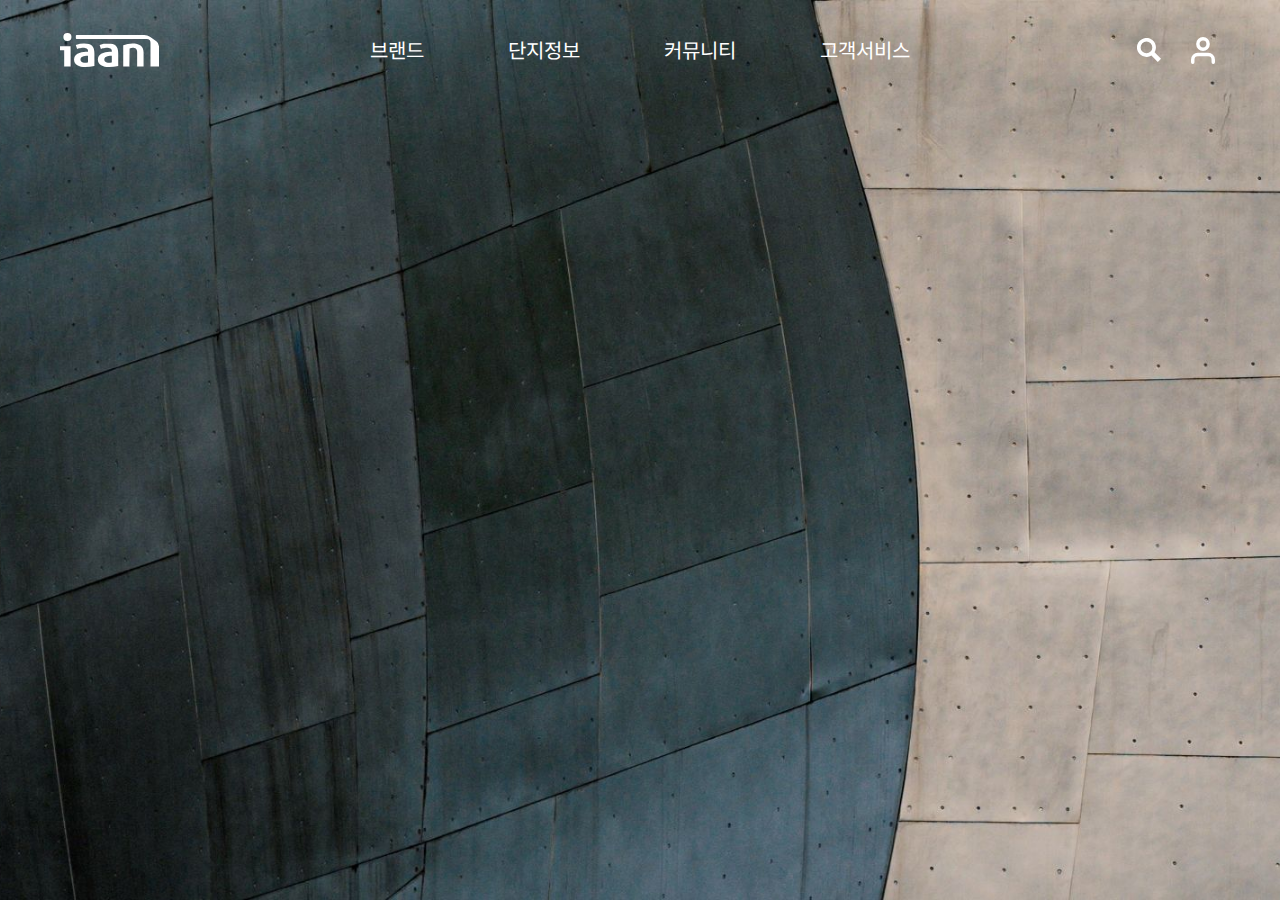
<file: header-part-4/index.html>
<!DOCTYPE html>
<html lang="ko">

<head>
  <meta charset="UTF-8">
  <meta http-equiv="X-UA-Compatible" content="IE=edge">
  <meta name="viewport" content="width=device-width, initial-scale=1.0">
  <link rel="stylesheet"
    href="https://fonts.googleapis.com/css2?family=Noto+Sans+KR:wght@100;300;400;500;700;900&display=swap">
  <link rel="stylesheet" href="../reset.css">
  <link rel="stylesheet" href="../header-part-4/index.css">
  <title>반응형 웹 | header part 4</title>
</head>

<body>
  <div class="wrap">
    <h1 class="blind">이안 홈페이지</h1>
    <header class="header">
      <div class="contents">
        <a href="#" class="logo">
          <span class="blind">로고</span>
        </a>
        <div class="nav-area">
          <nav class="nav-gnb">
            <h2 class="blind">대메뉴</h2>
            <ul class="gnb-list">
              <li>
                <a href="#">브랜드</a>
              </li>
              <li>
                <a href="#">단지정보</a>
              </li>
              <li>
                <a href="#">커뮤니티</a>
              </li>
              <li>
                <a href="#">고객서비스</a>
              </li>
            </ul>
          </nav>
        </div>
        <div class="util">
          <ul class="util-list">
            <li class="search">
              <form>
                <fieldset>
                  <legend class="blind">검색</legend>
                  <input type="button" value=" ">
                </fieldset>
              </form>
            </li>
            <li class="login">
              <form>
                <fieldset>
                  <legend class="blind">로그인</legend>
                  <input type="button" value=" ">
                </fieldset>
              </form>
            </li>
            <li class="m-menu">
              <button class="btn">
                <span></span>
                <span></span>
                <span></span>
              </button>
            </li>
          </ul>
        </div>
      </div>
    </header>
    <main class="main">
      <section class="section-slide">
        <h2 class="blind">비주얼 슬라이드 영역</h2>
        <ul class="slide-list">
          <li>
            <a href="#">
              <span class="blind"></span>
            </a>
          </li>
        </ul>
      </section>
    </main>
  </div>
</body>

</html>
</file>
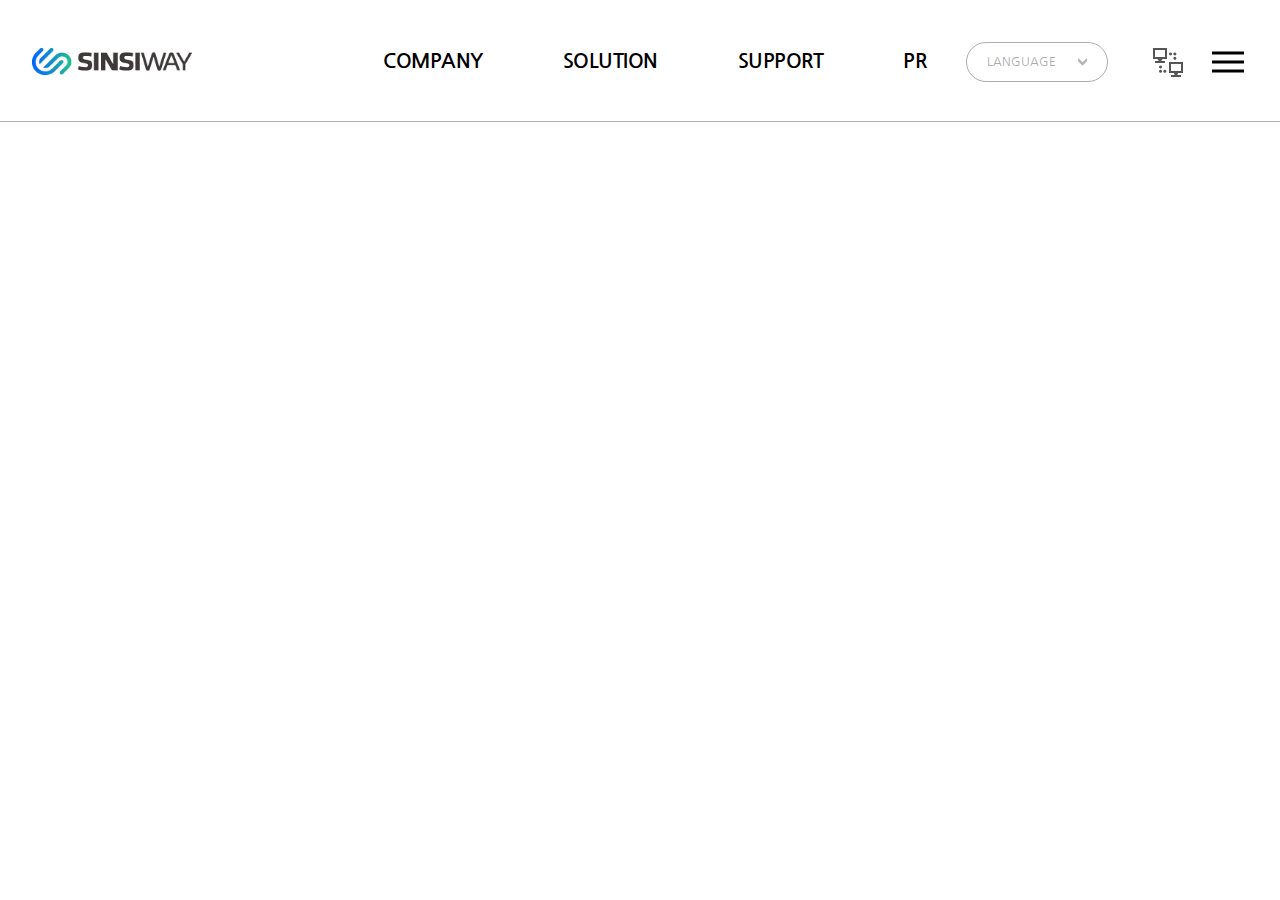
<file: header-part-5/index.html>
<!DOCTYPE html>
<html lang="ko">

<head>
  <meta charset="UTF-8">
  <meta http-equiv="X-UA-Compatible" content="IE=edge">
  <meta name="viewport" content="width=device-width, initial-scale=1.0">
  <link rel="stylesheet" href="https://fonts.googleapis.com/css2?family=Nanum+Gothic:wght@400;700;800&display=swap">
  <link rel="stylesheet" href="../reset.css">
  <link rel="stylesheet" href="../header-part-5/index.css">
  <title>반응형 웹 | header part 5</title>
</head>

<body>
  <div class="wrap">
    <header class="header">
      <div class="inner">
        <a href="#" class="logo">
          <h1 class="blind">신시웨이 바로가기</h1>
        </a>
        <div class="util">
          <nav class="gnb-nav">
            <h2 class="blind">주메뉴</h2>
            <ul class="gnb-list">
              <li>
                <a href="#">COMPANY</a>
              </li>
              <li>
                <a href="#">SOLUTION</a>
              </li>
              <li>
                <a href="#">SUPPORT</a>
              </li>
              <li>
                <a href="#">PR</a>
              </li>
            </ul>
          </nav>
          <div class="user-area">
            <div class="select-box">
              <button class="btn">LANGUAGE</button>
              <ul class="select-list">
                <li class="item">
                  <a href="#">Korean</a>
                </li>
                <li class="item">
                  <a href="#">English</a>
                </li>
                <li class="item">
                  <a href="#">Germany</a>
                </li>
              </ul>
            </div>
            <a href="#" class="page-move">
              <span class="blind">원격 지원 서비스</span>
            </a>
            <div class="hamburger-btn">
              <h2 class="blind">전체메뉴</h2>
              <button class="btn-menu">
                <span class="line"></span>
                <span class="line"></span>
                <span class="line"></span>
              </button>
            </div>
          </div>
        </div>
      </div>
    </header>
  </div>
</body>

</html>
</file>
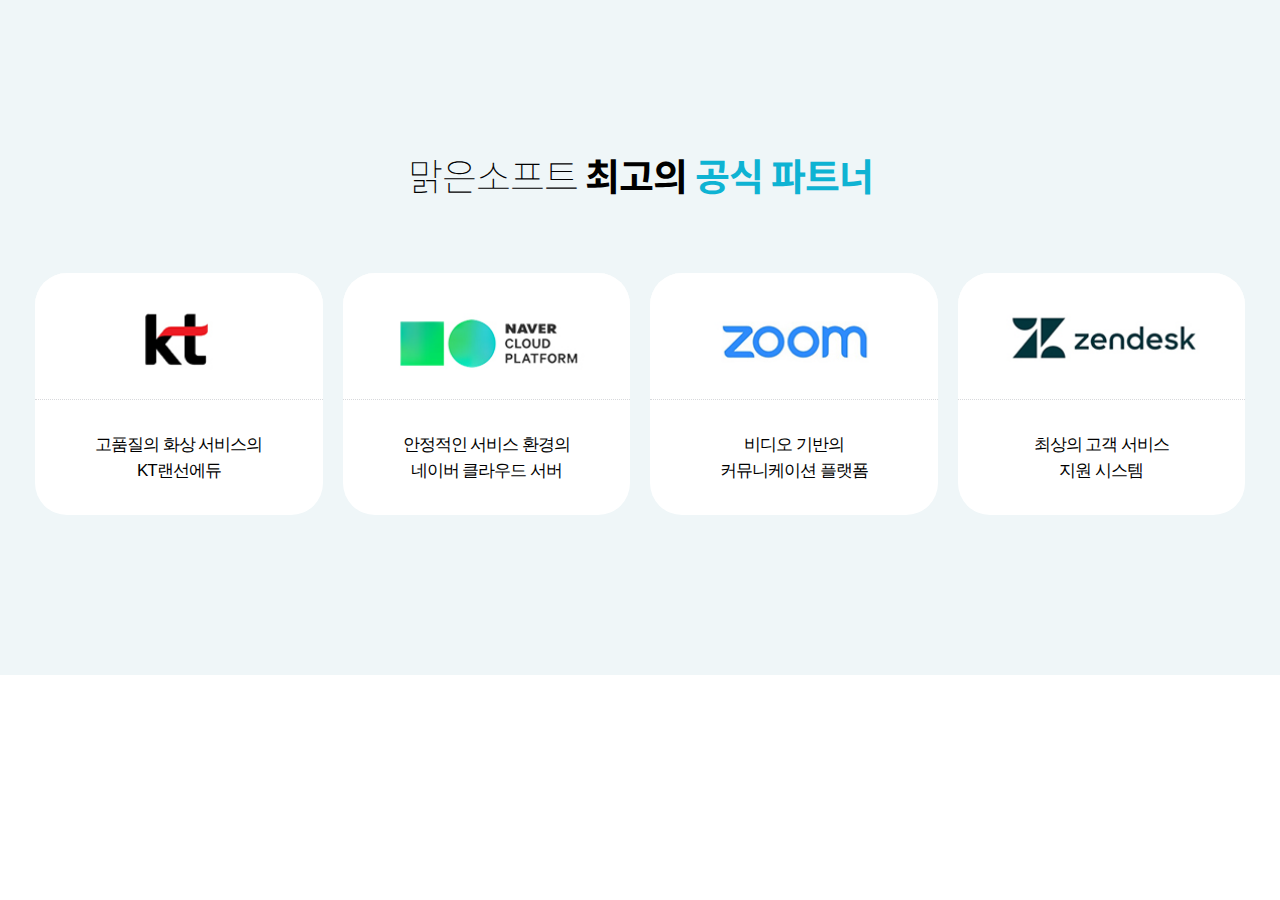
<file: main-part-1/index.html>
<!DOCTYPE html>
<html lang="ko">

<head>
  <meta charset="UTF-8">
  <meta http-equiv="X-UA-Compatible" content="IE=edge">
  <meta name="viewport" content="width=device-width, initial-scale=1.0">
  <link rel="stylesheet" href="../reset.css">
  <link rel="stylesheet" href="../main-part-1/font.css">
  <link rel="stylesheet" href="../main-part-1/index.css">
  <title>반응형 웹 | main part 1</title>
</head>

<body>
  <main class="container main">
    <section class="partner">
      <div class="inner">
        <h2 class="tit">
          맑은소프트
          <strong>
            <span class="black">최고의 </span>
            <span class="color">공식 파트너</span>
          </strong>
        </h2>
        <ul class="partner-list">
          <li>
            <figure>
              <img src="../main-part-1/partner_kt.jpg" alt="">
              <figcaption>고품질의 화상 서비스의 <br>KT랜선에듀</figcaption>
            </figure>
          </li>
          <li>
            <figure>
              <img src="../main-part-1/partner_naver.jpg" alt="">
              <figcaption>안정적인 서비스 환경의 <br>네이버 클라우드 서버</figcaption>
            </figure>
          </li>
          <li>
            <figure>
              <img src="../main-part-1/partner_zoom.jpg" alt="">
              <figcaption>비디오 기반의 <br>커뮤니케이션 플랫폼</figcaption>
            </figure>
          </li>
          <li>
            <figure>
              <img src="../main-part-1/partner_zendesk.jpg" alt="">
              <figcaption>최상의 고객 서비스 <br>지원 시스템</figcaption>
            </figure>
          </li>
        </ul>
      </div>
    </section>
  </main>
</body>

</html>
</file>
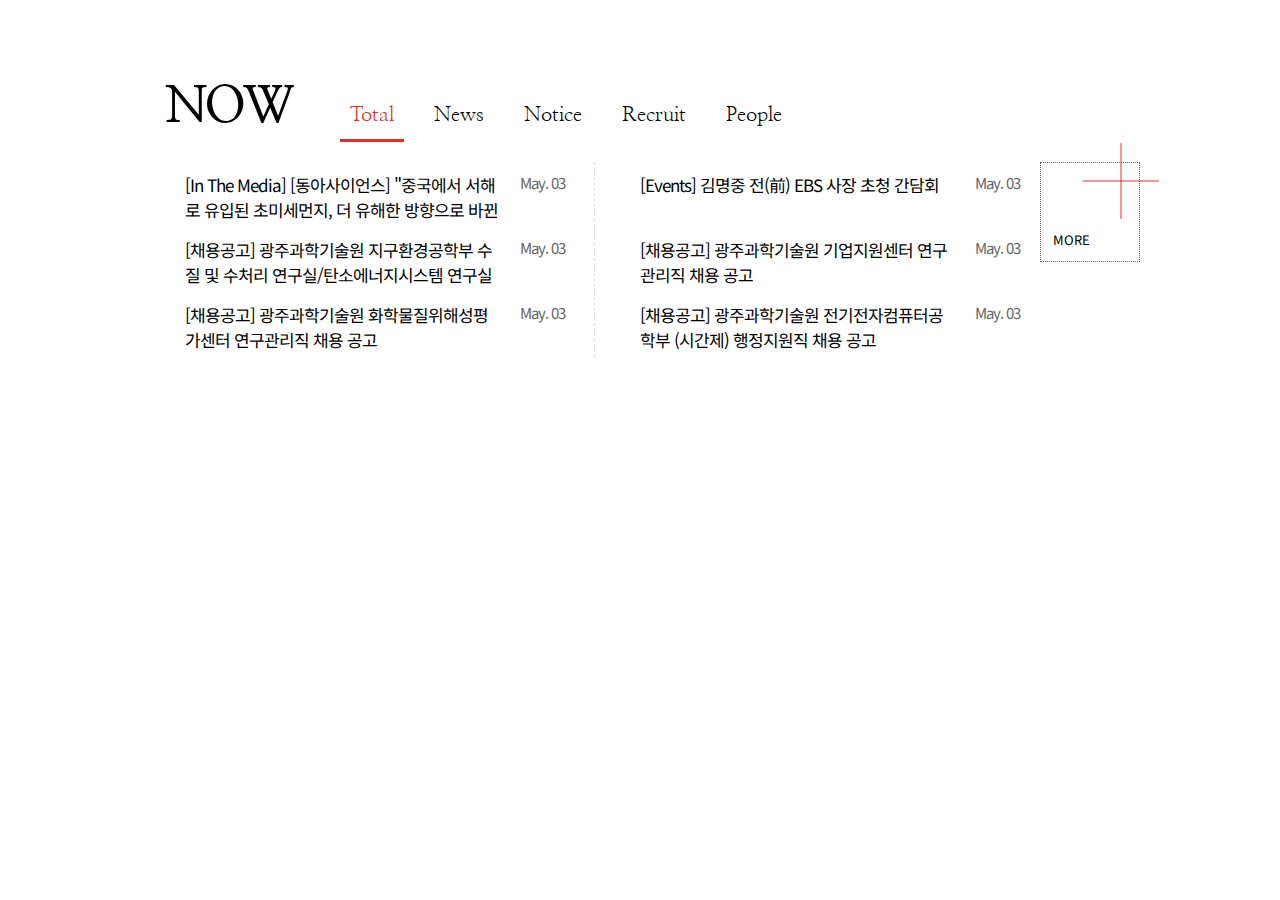
<file: main-part-2/index.html>
<!DOCTYPE html>
<html lang="ko">

<head>
  <meta charset="UTF-8">
  <meta http-equiv="X-UA-Compatible" content="IE=edge">
  <meta name="viewport" content="width=device-width, initial-scale=1.0">
  <link rel="stylesheet" href="../reset.css">
  <link rel="stylesheet" href="../main-part-2/index.css">
  <title>반응형 웹 | main part 2</title>
</head>

<body>
  <main class="conainer main">
    <section class="now">
      <div class="content-inner">
        <h2 class="tit">NOW</h2>
        <div class="now-area">
          <ul class="now-list">
            <li>
              <a href="#" class="item point">Total</a>
              <ul class="now-list-item on">
                <li>
                  <a href="#">
                    <p>[In The Media] [동아사이언스] "중국에서 서해로 유입된 초미세먼지, 더 유해한 방향으로 바뀐다"</p>
                    <time datetime="2022-05-03 10:52">May. 03</time>
                  </a>
                </li>
                <li>
                  <a href="#">
                    <p>[Events] 김명중 전(前) EBS 사장 초청 간담회</p>
                    <time datetime="2022-05-03 10:52">May. 03</time>
                  </a>
                </li>
                <li>
                  <a href="#">
                    <p>[채용공고] 광주과학기술원 지구환경공학부 수질 및 수처리 연구실/탄소에너지시스템 연구실 연구관리직(시간제) 채용</p>
                    <time datetime="2022-05-03 10:52">May. 03</time>
                  </a>
                </li>
                <li>
                  <a href="#">
                    <p>[채용공고] 광주과학기술원 기업지원센터 연구관리직 채용 공고</p>
                    <time datetime="2022-05-03 10:52">May. 03</time>
                  </a>
                </li>
                <li>
                  <a href="#">
                    <p>[채용공고] 광주과학기술원 화학물질위해성평가센터 연구관리직 채용 공고</p>
                    <time datetime="2022-05-03 10:52">May. 03</time>
                  </a>
                </li>
                <li>
                  <a href="#">
                    <p>[채용공고] 광주과학기술원 전기전자컴퓨터공학부 (시간제) 행정지원직 채용 공고</p>
                    <time datetime="2022-05-03 10:52">May. 03</time>
                  </a>
                </li>
              </ul>
              <a href="#" class="page-move on">
                <span class="more-txt">MORE</span>
                <div class="plus">
                  <span></span>
                  <span></span>
                </div>
              </a>
            </li>
            <li>
              <a href="#" class="item">News</a>
              <ul class="now-list-item">
                <li>
                  <a href="#">
                    <p>[In The Media] [동아사이언스] "중국에서 서해로 유입된 초미세먼지, 더 유해한 방향으로 바뀐다"</p>
                    <time datetime="2022-05-03 10:52">May. 03</time>
                  </a>
                </li>
                <li>
                  <a href="#">
                    <p>[Events] 김명중 전(前) EBS 사장 초청 간담회</p>
                    <time datetime="2022-05-03 10:52">May. 03</time>
                  </a>
                </li>
                <li>
                  <a href="#">
                    <p>[채용공고] 광주과학기술원 지구환경공학부 수질 및 수처리 연구실/탄소에너지시스템 연구실 연구관리직(시간제) 채용</p>
                    <time datetime="2022-05-03 10:52">May. 03</time>
                  </a>
                </li>
                <li>
                  <a href="#">
                    <p>[채용공고] 광주과학기술원 기업지원센터 연구관리직 채용 공고</p>
                    <time datetime="2022-05-03 10:52">May. 03</time>
                  </a>
                </li>
                <li>
                  <a href="#">
                    <p>[채용공고] 광주과학기술원 화학물질위해성평가센터 연구관리직 채용 공고</p>
                    <time datetime="2022-05-03 10:52">May. 03</time>
                  </a>
                </li>
                <li>
                  <a href="#">
                    <p>[채용공고] 광주과학기술원 전기전자컴퓨터공학부 (시간제) 행정지원직 채용 공고</p>
                    <time datetime="2022-05-03 10:52">May. 03</time>
                  </a>
                </li>
              </ul>
              <a href="#" class="page-move">
                <span class="more-txt">MORE</span>
                <div class="plus">
                  <span></span>
                  <span></span>
                </div>
              </a>
            </li>
            <li>
              <a href="#" class="item">Notice</a>
              <ul class="now-list-item">
                <li>
                  <a href="#">
                    <p>2020년도 광주과학기술원 [안전관리등급제 심사결과] 공표</p>
                    <time datetime="2022-05-03 10:52">Sep. 14</time>
                  </a>
                </li>
                <li>
                  <a href="#">
                    <p>★★★ 공지사항 게시글 업로드 시, 필독 ★★★</p>
                    <time datetime="2022-05-03 10:52">Apr. 28</time>
                  </a>
                </li>
                <li>
                  <a href="#">
                    <p>[안전팀] GIST 안전 앱 배포</p>
                    <time datetime="2022-05-03 10:52">Jun. 05</time>
                  </a>
                </li>
                <li>
                  <a href="#">
                    <p>광주과학기술원 안전시설분야 정보 안내</p>
                    <time datetime="2022-05-03 10:52">Feb. 14</time>
                  </a>
                </li>
                <li>
                  <a href="#">
                    <p>온라인 직접구매시스템 안내</p>
                    <time datetime="2022-05-03 10:52">Mar. 08</time>
                  </a>
                </li>
                <li>
                  <a href="#">
                    <p>2022 글로벌 액셀러레이팅 프로그램 참가팀 모집 안내</p>
                    <time datetime="2022-05-03 10:52">May. 03</time>
                  </a>
                </li>
              </ul>
              <a href="#" class="page-move">
                <span class="more-txt">MORE</span>
                <div class="plus">
                  <span></span>
                  <span></span>
                </div>
              </a>
            </li>
            <li>
              <a href="#" class="item">Recruit</a>
              <ul class="now-list-item">
                <li>
                  <a href="#">
                    <p>[채용공고] 광주과학기술원 지구환경공학부 수질 및 수처리 연구실/탄소에너지시스템 연구실 연구관리직(시간제) 채용</p>
                    <time datetime="2022-05-03 10:52">May. 03</time>
                  </a>
                </li>
                <li>
                  <a href="#">
                    <p>[채용공고] 광주과학기술원 기업지원센터 연구관리직 채용 공고</p>
                    <time datetime="2022-05-03 10:52">May. 03</time>
                  </a>
                </li>
                <li>
                  <a href="#">
                    <p>[채용공고] 광주과학기술원 화학물질위해성평가센터 연구관리직 채용 공고</p>
                    <time datetime="2022-05-03 10:52">May. 03</time>
                  </a>
                </li>
                <li>
                  <a href="#">
                    <p>[채용공고] 광주과학기술원 전기전자컴퓨터공학부 (시간제) 행정지원직 채용 공고</p>
                    <time datetime="2022-05-03 10:52">May. 03</time>
                  </a>
                </li>
                <li>
                  <a href="#">
                    <p>[채용공고] 광주과학기술원 브릿지융합지원센터 위촉연구원(연구직) 채용</p>
                    <time datetime="2022-05-03 10:52">May. 03</time>
                  </a>
                </li>
                <li>
                  <a href="#">
                    <p>[채용공고] 광주과학기술원 중앙연구기기센터 위촉연구원 채용 공고</p>
                    <time datetime="2022-05-03 10:52">May. 03</time>
                  </a>
                </li>
              </ul>
              <a href="#" class="page-move">
                <span class="more-txt">MORE</span>
                <div class="plus">
                  <span></span>
                  <span></span>
                </div>
              </a>
            </li>
            <li>
              <a href="#" class="item">People</a>
              <ul class="now-list-item">
                <li>
                  <a href="#">
                    <p>지스트 교직원 9명, 과학기술진흥 공로 수상</p>
                    <time datetime="2022-05-03 10:52">Apr. 25</time>
                  </a>
                </li>
                <li>
                  <a href="#">
                    <p>지스트 박사과정생, 미국 NCSU에서 인공지능 활용한 뇌공학 응용연구 수행</p>
                    <time datetime="2022-05-03 10:52">Apr. 21</time>
                  </a>
                </li>
                <li>
                  <a href="#">
                    <p>김형진 교수, 유럽연합 ‘메라넷’ 과제 선정</p>
                    <time datetime="2022-05-03 10:52">Apr. 19</time>
                  </a>
                </li>
                <li>
                  <a href="#">
                    <p>지스트, 삼성미래기술육성사업 과제 2건 선정</p>
                    <time datetime="2022-05-03 10:52">Apr. 14</time>
                  </a>
                </li>
                <li>
                  <a href="#">
                    <p>이흥노 교수, 톱저널 IEEE Trans. on Cybernetics 편집위원 선임</p>
                    <time datetime="2022-05-03 10:52">May. 17</time>
                  </a>
                </li>
                <li>
                  <a href="#">
                    <p>차세대에너지연구소 장수영 연구교수, 세종과학펠로우십 선정</p>
                    <time datetime="2022-05-03 10:52">May. 15</time>
                  </a>
                </li>
              </ul>
              <a href="#" class="page-move">
                <span class="more-txt">MORE</span>
                <div class="plus">
                  <span></span>
                  <span></span>
                </div>
              </a>
            </li>
          </ul>
        </div>
      </div>
    </section>
  </main>
</body>

</html>
</file>
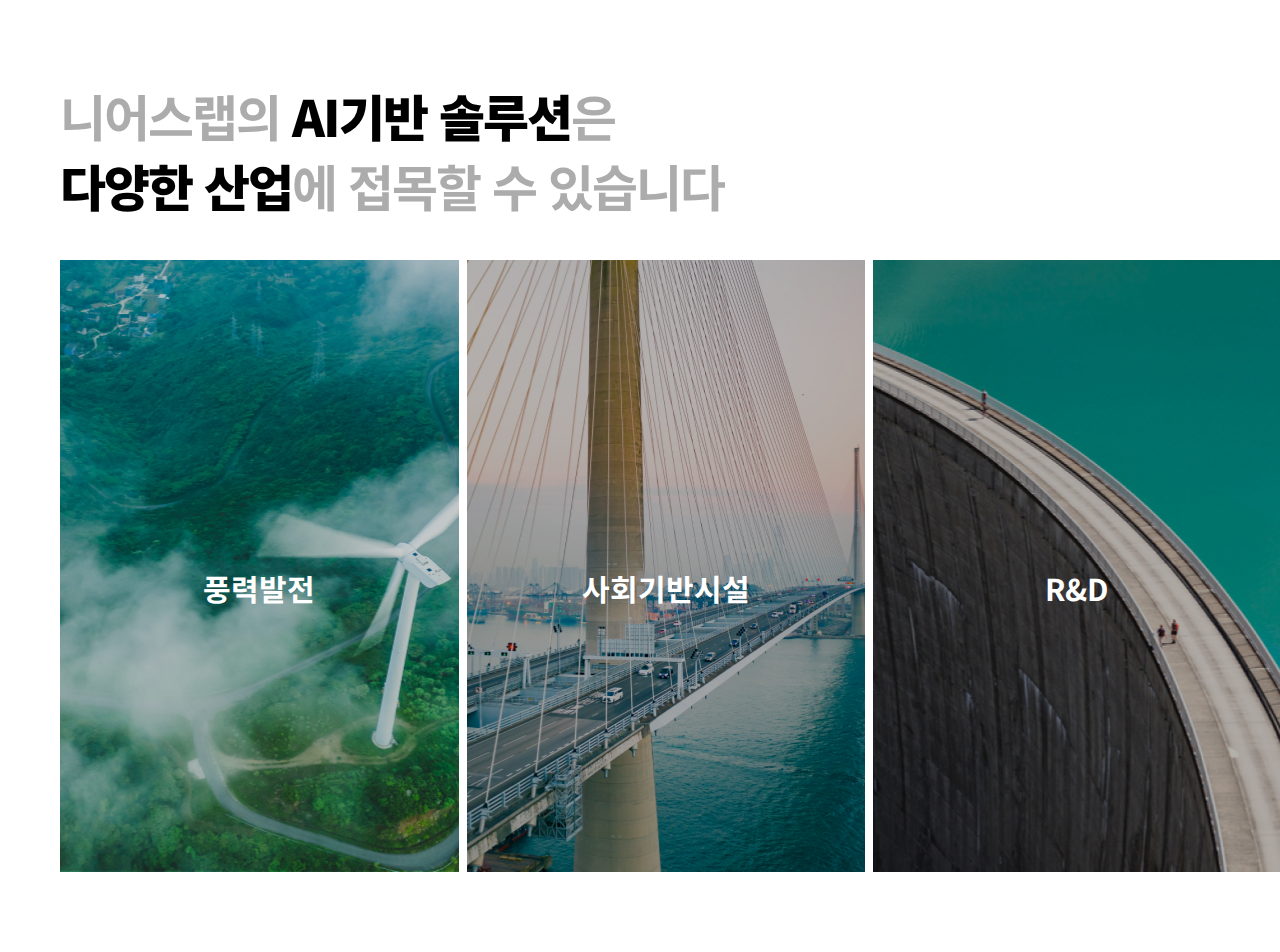
<file: main-part-3/index.html>
<!DOCTYPE html>
<html lang="ko">
<head>
  <meta charset="UTF-8">
  <meta http-equiv="X-UA-Compatible" content="IE=edge">
  <meta name="viewport" content="width=device-width, initial-scale=1.0">
  <link rel="stylesheet" href="https://fonts.googleapis.com/css2?family=Nanum+Myeongjo:wght@400;700;800&family=Noto+Sans+KR:wght@100;300;400;500;700;900&display=swap">
  <link rel="stylesheet" href="../reset.css">
  <link rel="stylesheet" href="../main-part-3/index.css">
  <title>반응형 웹 | main part 3</title>
</head>
<body>
  <div class="wrapper">
    <main class="container main">
      <section class="section-industry">
        <div class="content-inner">
          <h2 class="title">
            니어스랩의 <strong class="title-point">AI기반 솔루션</strong>은<br>
            <strong>다양한 산업</strong>에 접목할 수 있습니다
          </h2>
          <ul class="industry-list">
            <li class="item">
              <a href="#" class="wind">
                <div class="txt-box">
                  <strong class="tit">풍력발전</strong>
                  <p>니어스랩은 풍력발전기 블레이드 안전점검에<br class="m"> 특화된<br class="p"><strong class="desc-point">‘One Button Solution’</strong>을<br class="m"> 제공하고 있습니다.</p>
                  <span class="more">Learn more</span>
                </div>
              </a>
            </li>
            <li class="item">
              <a href="#" class="facility">
                <div class="txt-box">
                  <strong class="tit">사회기반시설</strong>
                  <p>각 시설물에 최적화된 자율비행<br class="m"> 솔루션을 통한<br class="p"><strong class="desc-point">맞춤형 안전점검</strong> 서비스를<br class="m"> 제공하고 있습니다.</p>
                  <span class="more">Learn more</span>
                </div>
              </a>
            </li>
            <li class="item">
              <a href="#" class="RD">
                <div class="txt-box">
                  <strong class="tit">R&D</strong>
                  <p>다양한 산업분야 적용을 위해<br class="m"> 미래기술연구소를 설립해<br class="p">지속적으로<br class="m"> 연구개발에 매진하고 있습닌다.</p>
                  <span class="more arrow">Learn more</span>
                </div>
              </a>
            </li>
          </ul>
        </div>
      </section>
    </main>
  </div>
</body>
</html>
</file>
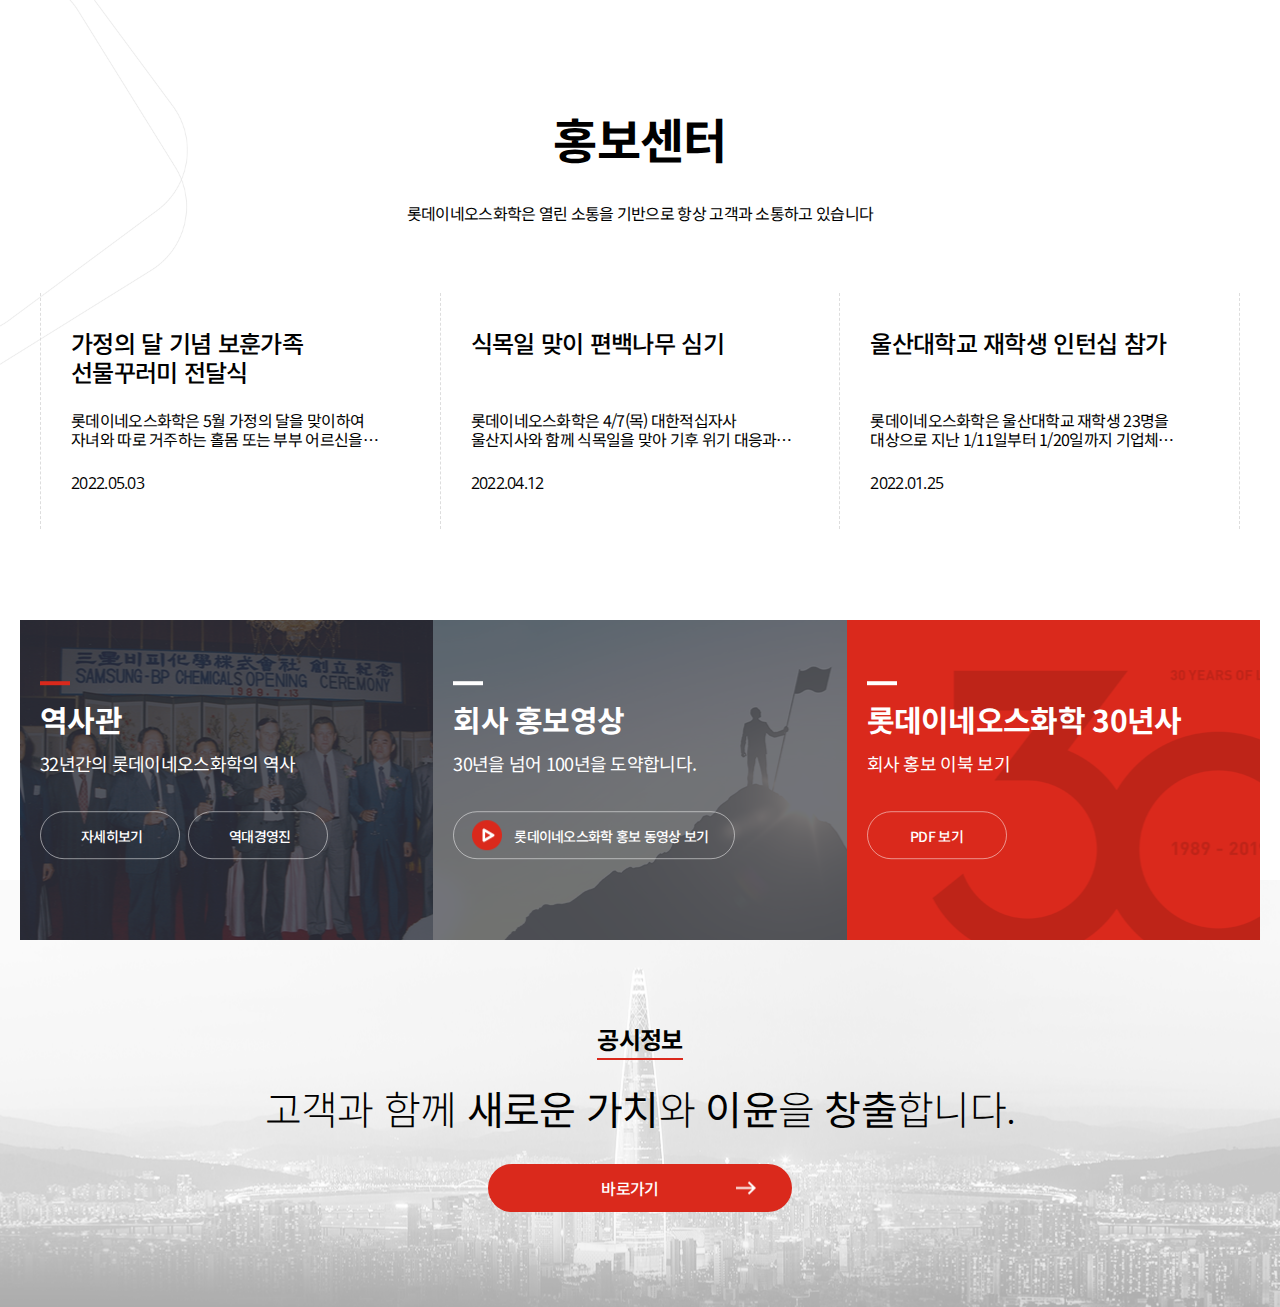
<file: main-part-4/index.html>
<!DOCTYPE html>
<html lang="ko">

<head>
  <meta charset="UTF-8">
  <meta http-equiv="X-UA-Compatible" content="IE=edge">
  <meta name="viewport" content="width=device-width, initial-scale=1.0">
  <link rel="stylesheet" href="../reset.css">
  <link rel="stylesheet" href="../main-part-4/index.css">
  <title>반응형 웹 | main part 4</title>
</head>

<body>
  <div class="wrapper">
    <main class="container main">
      <section class="pr-center">
        <div class="content-inner">
          <div class="content-bg">
            <div class="title-box">
              <h3>홍보센터</h3>
              <p>롯데이네오스화학은 열린 소통을 기반으로 항상 고객과 소통하고 있습니다</p>
            </div>
            <div class="post-area post-item">
              <ul class="post">
                <li>
                  <a href="#">
                    <h4>가정의 달 기념 보훈가족 선물꾸러미 전달식</h4>
                    <p>롯데이네오스화학은 5월 가정의 달을 맞이하여 자녀와 따로 거주하는 홀몸 또는 부부 어르신을 대상으로 고령 보훈가족 350가구에 1000만원 상당의 간식꾸러미를 지원하였습니다.</p>
                    <time datetime="2022-05-03 18:00">2022.05.03</time>
                  </a>
                </li>
                <li>
                  <a href="#">
                    <h4>식목일 맞이 편백나무 심기</h4>
                    <p>롯데이네오스화학은 4/7(목) 대한적십자사 울산지사와 함께 식목일을 맞아 기후 위기 대응과 탄소배출 절감을 위하여 울산공장 주변 차단녹지 구역에 편백나무 50그루 심기 활동을 하였습니다.</p>
                    <time datetime="2022-04-12 13:00">2022.04.12</time>
                  </a>
                </li>
                <li>
                  <a href="#">
                    <h4>울산대학교 재학생 인턴십 참가 </h4>
                    <p>롯데이네오스화학은 울산대학교 재학생 23명을 대상으로 지난 1/11일부터 1/20일까지 기업체 인턴십을 운영하였습니다. 우수 인재양성을 위한 인턴십의 주요 내용으로 1. 화학공장 안전 가동을 포함한 증설업무 계획수립과 실행과정 2.품질보증을 위한 분석방법과 실험기자재 사용방법 3.설비보전을 위한 정비업무 및 현장견학 실무 로 구성되었습니다. 롯데이네오스화학과 울산대학교는 이번 인턴십을 통해 학생들이 구직 시 높은 현장 적응력을 가질 수 있으며, 취업 전 기업체에서 현장 실무를 경험함으로써 취업 관련 역량을 쌓을 것을 기대하고 있습니다.</p>
                    <time datetime="2022-01-25 11:00">2022.01.25</time>
                  </a>
                </li>
              </ul>
            </div>
          </div>
          <div class="promotion-list">
            <div class="item history">
              <div class="layout">
                <h4>역사관</h4>
                <p>32년간의 롯데이네오스화학의 역사</p>
                <div class="more-list">
                  <a href="#" class="more">자세히보기</a>
                  <a href="#" class="more">역대경영진</a>
                </div>
              </div>
            </div>
            <div class="item video">
              <div class="layout">
                <h4>회사 홍보영상</h4>
                <p>30년을 넘어 100년을 도약합니다.</p>
                <a href="#" class="more">롯데이네오스화학 홍보 동영상 보기</a>
                <a href="#" class="more-text">
                  <span>홍보 동영상 보기</span>
                </a>
              </div>
            </div>
            <div class="item years-30">
              <div class="layout">
                <h4>롯데이네오스화학 30년사</h4>
                <p>회사 홍보 이북 보기</p>
                <a href="#" class="more">PDF 보기</a>
              </div>
            </div>
          </div>
          <div class="disclosure-info">
            <h4>공시정보</h4>
            <p class="desc">
              고객과 함께 
              <strong class="emph">새로운 가치</strong>와<br class="media-768px"> 
              <strong class="emph">이윤</strong>을 
              <strong class="emph">창출</strong>합니다.
            </p>
            <a href="#" class="more">바로가기</a>
          </div>
        </div>
      </section>
    </main>
  </div>
</body>

</html>
</file>
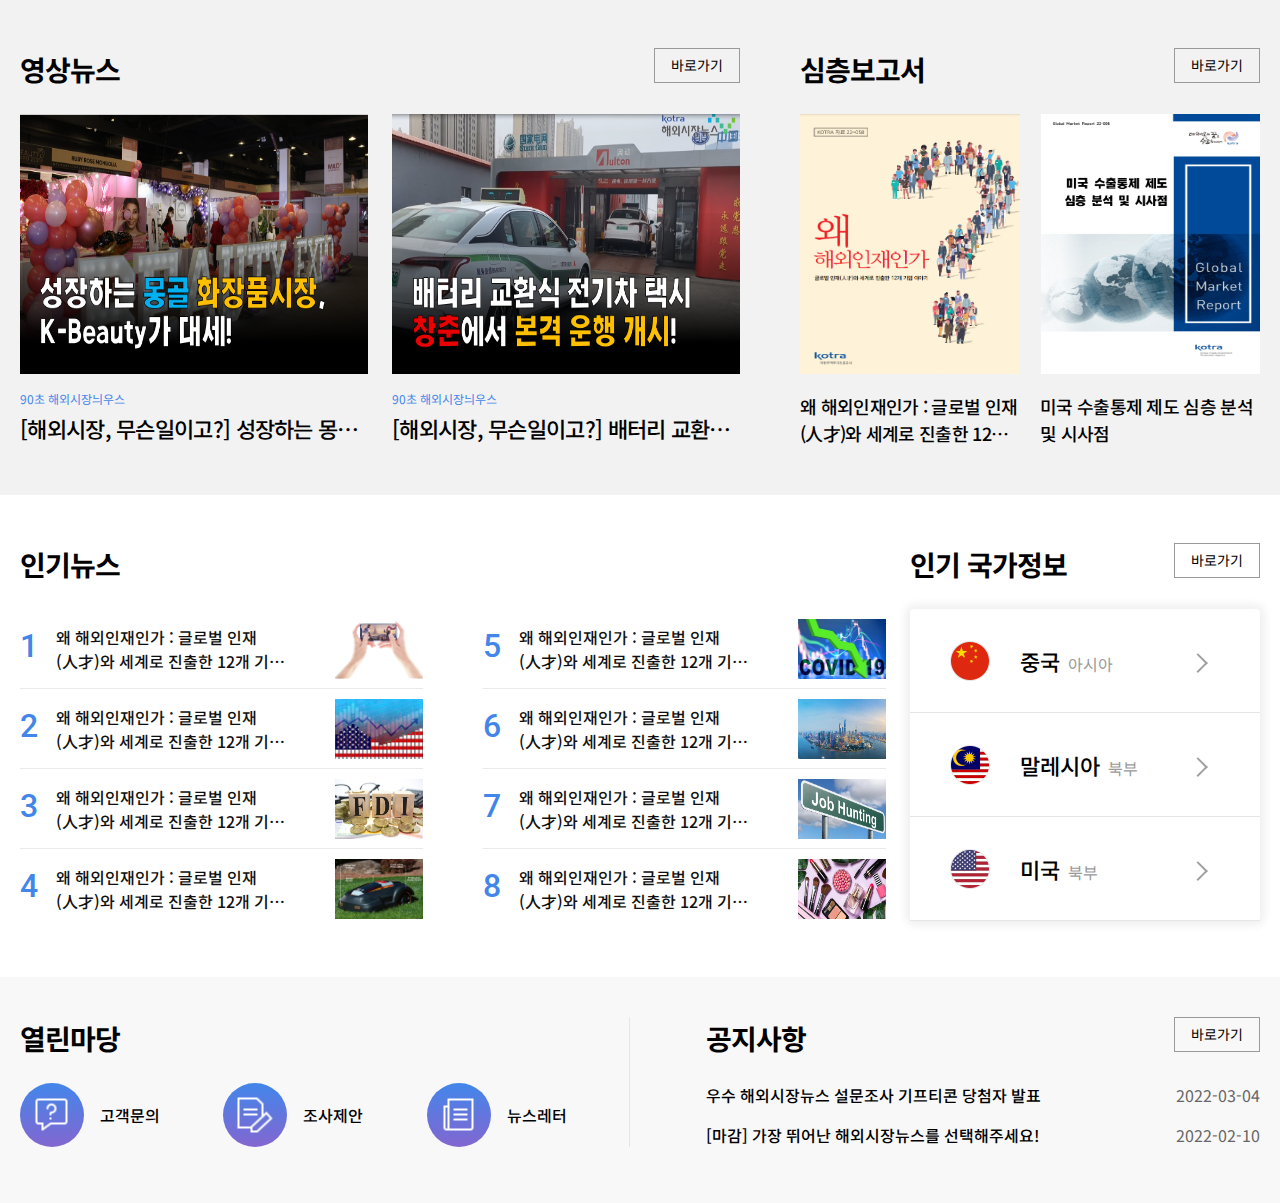
<file: main-part-5/index.html>
<!DOCTYPE html>
<html lang="ko">
<head>
  <meta charset="UTF-8">
  <meta http-equiv="X-UA-Compatible" content="IE=edge">
  <meta name="viewport" content="width=device-width, initial-scale=1.0">
  <link rel="stylesheet" href="https://fonts.googleapis.com/css2?family=Noto+Sans+KR:wght@100;300;400;500;700;900&display=swap">
  <link rel="stylesheet" href="https://fonts.googleapis.com/css2?family=Roboto:wght@100;300;400;500;700;900&display=swap">
  <link rel="stylesheet" href="../reset.css">
  <link rel="stylesheet" href="../main-part-5/common.css">
  <link rel="stylesheet" href="../main-part-5/index.css">
  <title>반응형 웹 | main part 5</title>
</head>
<body>
  <div class="wrapper">
    <main class="container main-content">
      <div class="thum">
        <div class="content-inner">
          <section class="video-news">
            <h3>영상뉴스</h3>
            <div class="layout-area">
              <ul class="video-news-list">
                <li>
                  <a href="#">
                    <figure>
                      <img src="../main-part-5/video_0.png" alt="">
                    </figure>
                    <div class="desc">
                      <span>90초 해외시장늬우스</span>
                      <p>[해외시장, 무슨일이고?] 성장하는 몽골 화장품시장, K-Beauty가 대세!</p>
                    </div>
                  </a>
                </li>
                <li>
                  <a href="#">
                    <figure>
                      <img src="../main-part-5/video_1.png" alt="">
                    </figure>
                    <div class="desc">
                      <span>90초 해외시장늬우스</span>
                      <p>[해외시장, 무슨일이고?] 배터리 교환식 전기차 택시, 창춘에서 본격 운행 개시!</p>
                    </div>
                  </a>
                </li>
              </ul>
            </div>
            <a href="#" class="more">바로가기</a>
          </section>
          <section class="book">
            <h3>심층보고서</h3>
            <div class="layout-area">
              <ul class="book-list">
                <li>
                  <div class="book-imgbox">
                    <figure>
                      <img src="../main-part-5/book_0.png" alt="">
                    </figure>
                    <div class="download">
                      <button>다운로드</button>
                    </div>
                  </div>
                  <a href="#">
                    <div class="desc">
                      <p>왜 해외인재인가 : 글로벌 인재(人才)와 세계로 진출한 12개 기업 이야기</p>
                    </div>
                  </a>
                </li>
                <li>
                  <div class="book-imgbox">
                    <figure>
                      <img src="../main-part-5/book_1.png" alt="">
                    </figure>
                    <div class="download">
                      <button>다운로드</button>
                    </div>
                  </div>
                  <a href="#">
                    <div class="desc">
                      <p>미국 수출통제 제도 심층 분석 및 시사점</p>
                    </div>
                  </a>
                </li>
              </ul>
            </div>
            <a href="#" class="more">바로가기</a>
          </section>
        </div>
      </div>
      <div class="post">
        <div class="content-inner">
          <section class="news">
            <h3>인기뉴스</h3>
            <div class="layout-area">
              <div class="news-list-area">
                <ol>
                  <li>
                    <a href="#">
                      <span class="item-count">1</span>
                      <div class="desc">
                        <p>왜 해외인재인가 : 글로벌 인재(人才)와 세계로 진출한 12개 기업 이야기</p>
                      </div>
                      <figure>
                        <img src="../main-part-5/thumbnail_0.png" alt="">
                      </figure>
                    </a>
                  </li>
                  <li>
                    <a href="#">
                      <span class="item-count">2</span>
                      <div class="desc">
                        <p>왜 해외인재인가 : 글로벌 인재(人才)와 세계로 진출한 12개 기업 이야기</p>
                      </div>
                      <figure>
                        <img src="../main-part-5/thumbnail_1.jpg" alt="">
                      </figure>
                    </a>
                  </li>
                  <li>
                    <a href="#">
                      <span class="item-count">3</span>
                      <div class="desc">
                        <p>왜 해외인재인가 : 글로벌 인재(人才)와 세계로 진출한 12개 기업 이야기</p>
                      </div>
                      <figure>
                        <img src="../main-part-5/thumbnail_2.jpg" alt="">
                      </figure>
                    </a>
                  </li>
                  <li>
                    <a href="#">
                      <span class="item-count">4</span>
                      <div class="desc">
                        <p>왜 해외인재인가 : 글로벌 인재(人才)와 세계로 진출한 12개 기업 이야기</p>
                      </div>
                      <figure>
                        <img src="../main-part-5/thumbnail_3.jpg" alt="">
                      </figure>
                    </a>
                  </li>
                </ol>
              </div>
              <div class="news-list-area">
                <ol>
                  <li>
                    <a href="#">
                      <span class="item-count">5</span>
                      <div class="desc">
                        <p>왜 해외인재인가 : 글로벌 인재(人才)와 세계로 진출한 12개 기업 이야기</p>
                      </div>
                      <figure>
                        <img src="../main-part-5/thumbnail_4.jpg" alt="">
                      </figure>
                    </a>
                  </li>
                  <li>
                    <a href="#">
                      <span class="item-count">6</span>
                      <div class="desc">
                        <p>왜 해외인재인가 : 글로벌 인재(人才)와 세계로 진출한 12개 기업 이야기</p>
                      </div>
                      <figure>
                        <img src="../main-part-5/thumbnail_5.png" alt="">
                      </figure>
                    </a>
                  </li>
                  <li>
                    <a href="#">
                      <span class="item-count">7</span>
                      <div class="desc">
                        <p>왜 해외인재인가 : 글로벌 인재(人才)와 세계로 진출한 12개 기업 이야기</p>
                      </div>
                      <figure>
                        <img src="../main-part-5/thumbnail_6.jpg" alt="">
                      </figure>
                    </a>
                  </li>
                  <li>
                    <a href="#">
                      <span class="item-count">8</span>
                      <div class="desc">
                        <p>왜 해외인재인가 : 글로벌 인재(人才)와 세계로 진출한 12개 기업 이야기</p>
                      </div>
                      <figure>
                        <img src="../main-part-5/thumbnail_7.png" alt="">
                      </figure>
                    </a>
                  </li>
                </ol>
              </div>
            </div>
          </section>
          <section class="nation-info">
            <h3>인기 국가정보</h3>
            <div class="layout-area">
              <ul>
                <li>
                  <a href="#">
                    <figure>
                      <img src="../main-part-5/icon_nation_CN.png" alt="">
                    </figure>
                    <div class="txt-box">
                      <strong>중국</strong>
                      <span>아시아</span>
                    </div>
                    <span class="arrow"></span>
                  </a>
                </li>
                <li>
                  <a href="#">
                    <figure>
                      <img src="../main-part-5/icon_nation_MY.png" alt="">
                    </figure>
                    <div class="txt-box">
                      <strong>말레시아</strong>
                      <span>북부</span>
                    </div>
                    <span class="arrow"></span>
                  </a>
                </li>
                <li>
                  <a href="#">
                    <figure>
                      <img src="../main-part-5/icon_nation_US.png" alt="">
                    </figure>
                    <div class="txt-box">
                      <strong>미국</strong>
                      <span>북부</span>
                    </div>
                    <span class="arrow"></span>
                  </a>
                </li>
              </ul>
            </div>
            <a href="#" class="more">바로가기</a>
          </section>
        </div>
      </div>
      <div class="user">
        <div class="content-inner">
          <section class="user-content">
            <h3>열린마당</h3>
            <div class="layout-area">
              <ul class="user-list">
                <li>
                  <a href="#">
                    <span class="icon icon-qa"></span>
                    <span class="txt">고객문의</span>
                  </a>
                </li>
                <li>
                  <a href="#">
                    <span class="icon icon-suggest"></span>
                    <span class="txt">조사제안</span>
                  </a>
                </li>
                <li>
                  <a href="#">
                    <span class="icon icon-newsletter"></span>
                    <span class="txt">뉴스레터</span>
                  </a>
                </li>
              </ul>
            </div>
          </section>
          <section class="notice">
            <h3>공지사항</h3>
            <div class="layout-area">
              <ul class="notice-list">
                <li>
                  <a href="#">
                    <p class="desc">우수 해외시장뉴스 설문조사 기프티콘 당첨자 발표</p>
                  </a>
                  <time class="data">2022-03-04</time>
                </li>
                <li>
                  <a href="#">
                    <p class="desc">[마감] 가장 뛰어난 해외시장뉴스를 선택해주세요!</p>
                  </a>
                  <time class="data">2022-02-10</time>
                </li>
              </ul>
            </div>
            <a href="#" class="more">바로가기</a>
          </section>
        </div>
      </div>
    </main>
  </div>
</body>
</html>
</file>
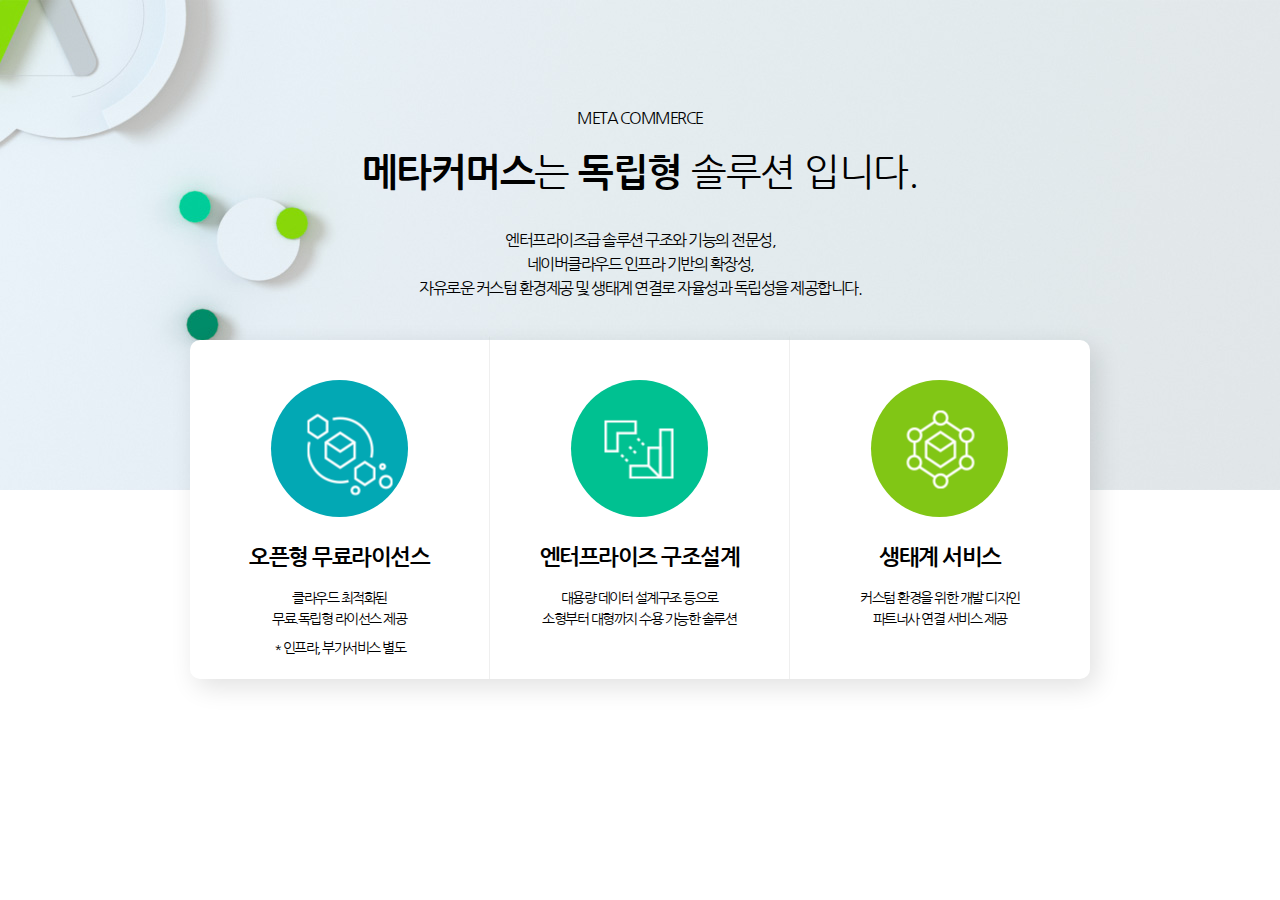
<file: main-part-6/index.html>
<!DOCTYPE html>
<html lang="ko">

<head>
  <meta charset="UTF-8">
  <meta http-equiv="X-UA-Compatible" content="IE=edge">
  <meta name="viewport" content="width=device-width, initial-scale=1.0">
  <link rel="stylesheet" href="https://fonts.googleapis.com/css2?family=Nanum+Gothic:wght@400;700;800&display=swap">
  <link rel="stylesheet" href="../reset.css">
  <link rel="stylesheet" href="../main-part-6/common.css">
  <link rel="stylesheet" href="../main-part-6/index.css">
  <title>반응형 웹 | main part 6</title>
</head>

<body>
  <div class="wrapper">
    <main class="container">
      <section class="section-software">
        <h2 class="blind">솔루션 설명</h2>
        <div class="txt-layout">
          <span class="content-txt-sub">META COMMERCE</span>
          <p class="tit-desc">
            <strong>메타커머스</strong>는 <br class="br-mobile">
            <strong>독립형</strong> 솔루션 입니다.
          </p>
          <p class="txt-desc">엔터프라이즈급 솔루션 구조와 기능의 전문성, <br>네이버클라우드 인프라 기반의 확장성, <br>자유로운 커스텀 환경제공 및 생태계 연결로 <br class="br-mobile">자율성과 독립성을 제공합니다.</p>
        </div>
      </section>
      <section class="section-software-list">
        <h2 class="blind">솔루션 목록</h2>
        <div class="content-inner">
          <ul class="software-list">
            <li class="item">
              <span class="icon freelicense"></span>
              <div class="txt-area">
                <strong>오픈형 무료라이선스</strong>
                <p>클라우드 최적화된 <br>무료.독립형 라이선스 제공</p>
                <em>* 인프라, 부가서비스 별도</em>
              </div>
            </li>
            <li class="item">
              <span class="icon structuraldesign"></span>
              <div class="txt-area">
                <strong>엔터프라이즈 구조설계</strong>
                <p>대용량 데이터 설계구조 등으로 <br>소형부터 대형까지 수용 가능한 솔루션</p>
              </div>
            </li>
            <li class="item">
              <span class="icon ecosystem"></span>
              <div class="txt-area">
                <strong>생태계 서비스</strong>
                <p>커스텀 환경을 위한 개발 디자인 <br>파트너사 연결 서비스 제공</p>
              </div>
            </li>
          </ul>
        </div>
      </section>
    </main>
  </div>
</body>

</html>
</file>
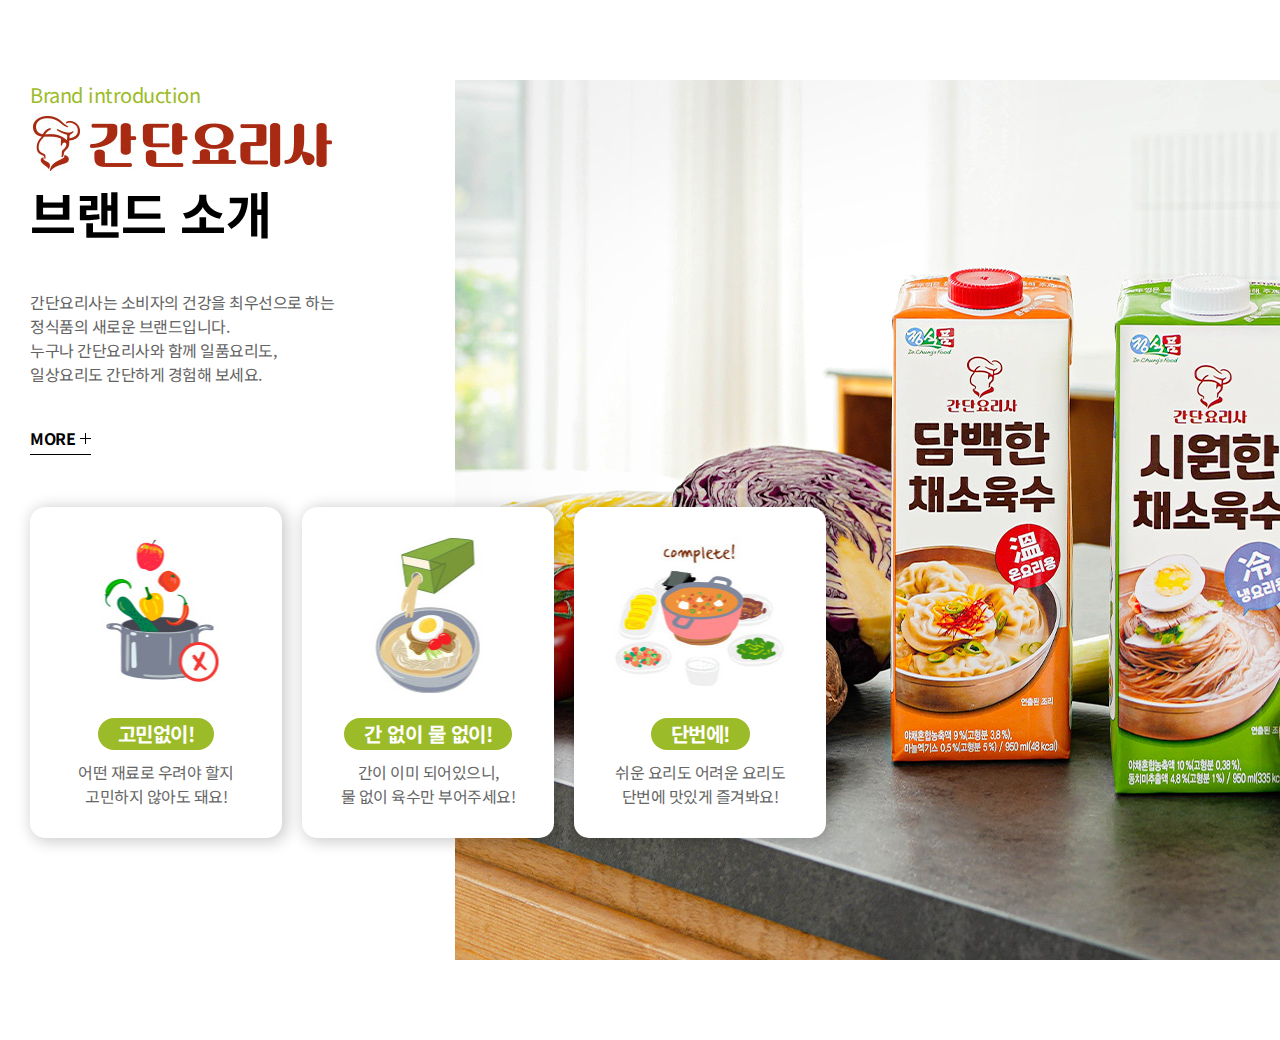
<file: main-part-7/index.html>
<!DOCTYPE html>
<html lang="ko">

<head>
  <meta charset="UTF-8">
  <meta http-equiv="X-UA-Compatible" content="IE=edge">
  <meta name="viewport" content="width=device-width, initial-scale=1.0">
  <meta name="msapplication-TileColor" content="#ffffff">
  <meta name="msapplication-TileImage" content="../main-part-7/favicon/ms-icon-144x144.png">
  <meta name="theme-color" content="#ffffff">
  <link rel="apple-touch-icon" sizes="57x57" href="../main-part-7/favicon/apple-icon-57x57.png">
  <link rel="apple-touch-icon" sizes="60x60" href="../main-part-7/favicon/apple-icon-60x60.png">
  <link rel="apple-touch-icon" sizes="72x72" href="../main-part-7/favicon/apple-icon-72x72.png">
  <link rel="apple-touch-icon" sizes="76x76" href="../main-part-7/favicon/apple-icon-76x76.png">
  <link rel="apple-touch-icon" sizes="114x114" href="../main-part-7/favicon/apple-icon-114x114.png">
  <link rel="apple-touch-icon" sizes="120x120" href="../main-part-7/favicon/apple-icon-120x120.png">
  <link rel="apple-touch-icon" sizes="144x144" href="../main-part-7/favicon/apple-icon-144x144.png">
  <link rel="apple-touch-icon" sizes="152x152" href="../main-part-7/favicon/apple-icon-152x152.png">
  <link rel="apple-touch-icon" sizes="180x180" href="../main-part-7/favicon/apple-icon-180x180.png">
  <link rel="icon" type="image/png" sizes="192x192" href="../main-part-7/favicon/android-icon-192x192.png">
  <link rel="icon" type="image/png" sizes="32x32" href="../main-part-7/favicon/favicon-32x32.png">
  <link rel="icon" type="image/png" sizes="96x96" href="../main-part-7/favicon/favicon-96x96.png">
  <link rel="icon" type="image/png" sizes="16x16" href="../main-part-7/favicon/favicon-16x16.png">
  <link rel="manifest" href="../main-part-7/favicon/manifest.json">
  <link rel="stylesheet" href="https://fonts.googleapis.com/css2?family=Noto+Sans+KR:wght@100;300;400;500;700;900&display=swap">
  <link rel="stylesheet" href="../reset.css">
  <link rel="stylesheet" href="../main-part-7/index.css">
  <title>반응형 웹 | main part 7</title>
</head>

<body>
  <div class="wrapper">
    <main class="container main-container">
      <section class="brand-intro">
        <div class="content-inner">
          <figure class="product">
            <img src="../main-part-7/img_brand_product.jpg" alt="담백한 채소육수, 시원한 채소육수 브랜드 제품 사진">
          </figure>
          <div class="content">
            <div class="text-box">
              <div class="title-area">
                <span>Brand introduction</span>
                <figure>
                  <img src="../main-part-7/img_symbol.gif" alt="간단요리사">
                </figure>
                <h3>브랜드 소개</h3>
              </div>
              <p class="desc">간단요리사는 소비자의 건강을 최우선으로 하는 <br>정식품의 새로운 브랜드입니다. <br>누구나 간단요리사와 함께 일품요리도, <br>일상요리도 간단하게 경험해
                보세요.</p>
              <div class="more-area">
                <a href="#" class="more">MORE</a>
              </div>
            </div>
            <div class="list-area">
              <span class="blind">목록</span>
              <ul class="list">
                <li class="list-item">
                  <span class="material"></span>
                  <div class="text-area">
                    <strong>고민없이!</strong>
                    <p>어떤 재료로 우려야 할지 고민하지 않아도 돼요!</p>
                  </div>
                </li>
                <li class="list-item">
                  <span class="gravy"></span>
                  <div class="text-area">
                    <strong>간 없이 물 없이!</strong>
                    <p>간이 이미 되어있으니, <br>물 없이 육수만 부어주세요!</p>
                  </div>
                </li>
                <li class="list-item">
                  <span class="complete"></span>
                  <div class="text-area">
                    <strong>단번에!</strong>
                    <p class="">쉬운 요리도 어려운 요리도 단번에 맛있게 즐겨봐요!</p>
                  </div>
                </li>
              </ul>
            </div>
          </div>
        </div>
      </section>
    </main>
  </div>
</body>

</html>
</file>
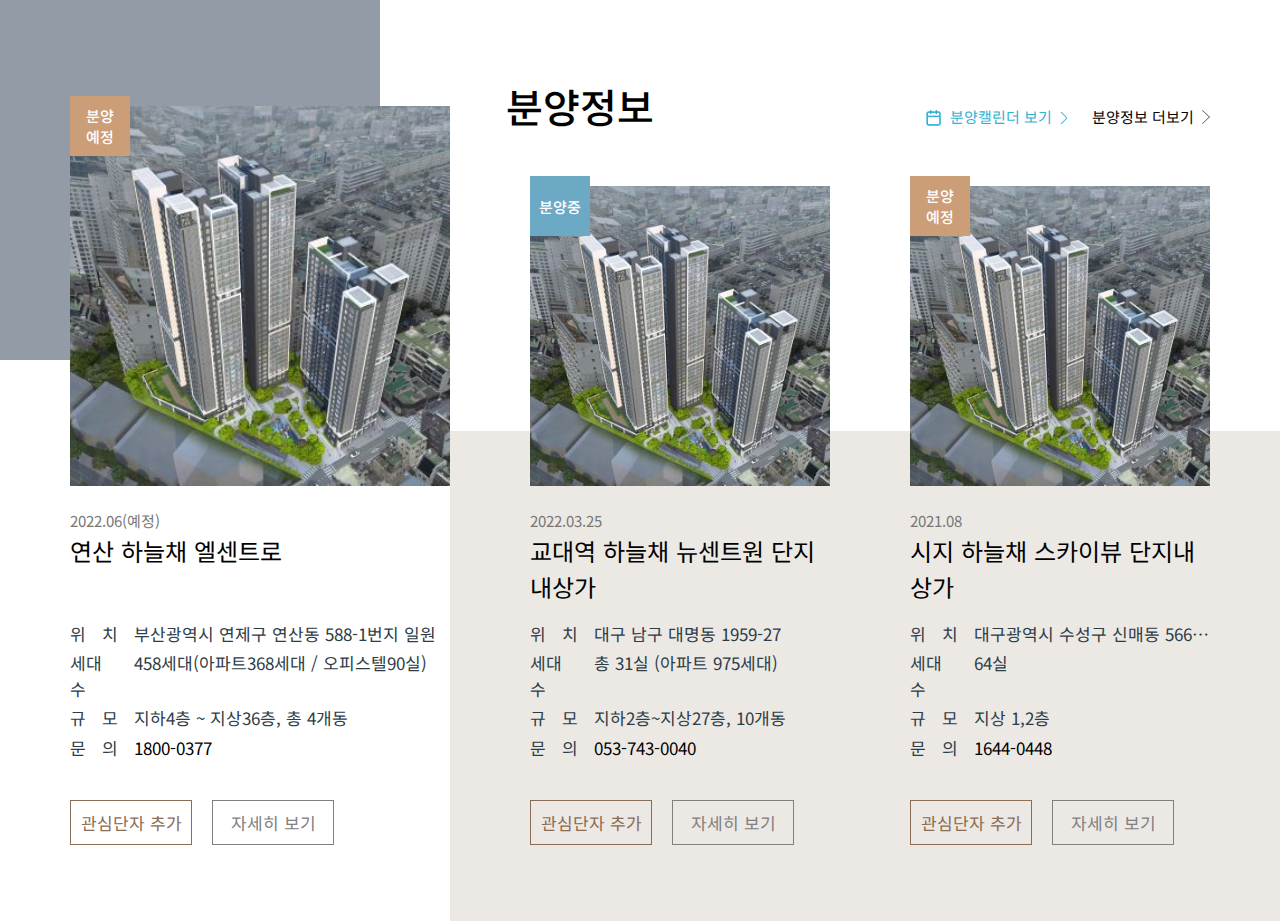
<file: main-part-8/index.html>
<!DOCTYPE html>
<html lang="ko">

<head>
  <meta charset="UTF-8">
  <meta http-equiv="X-UA-Compatible" content="IE=edge">
  <meta name="viewport" content="width=device-width, initial-scale=1.0">
  <link rel="stylesheet" href="https://fonts.googleapis.com/css2?family=Noto+Sans+KR:wght@100;300;400;500;700;900&display=swap">
  <link rel="stylesheet" href="../reset.css">
  <link rel="stylesheet" href="../main-part-8/common.css">
  <link rel="stylesheet" href="../main-part-8/index.css">
  <title>반응형 웹 | main part 8</title>
</head>

<body>
  <div class="wrapper">
    <main class="container main-container">
      <section class="parcel-out">
        <div class="content-inner">
          <h3>분양정보</h3>
          <ul class="apt-list">
            <li class="apt-list-item big-size">
              <div class="img-wrap">
                <div class="apt-photo">
                  <h4 class="foreor">분양<br>예정</h4>
                </div>
              </div>
              <div class="text-wrap">
                <time datetime="2022-06">2022.06(예정)</time>
                <strong>연산 하늘채 엘센트로</strong>
                <div class="apt-info-wrap">
                  <dl>
                    <dt>위 치</dt>
                    <dd>부산광역시 연제구 연산동 588-1번지 일원</dd>
                  </dl>
                  <dl>
                    <dt>세대수</dt>
                    <dd>458세대(아파트368세대 / 오피스텔90실)</dd>
                  </dl>
                  <dl>
                    <dt>규 모</dt>
                    <dd>지하4층 ~ 지상36층, 총 4개동</dd>
                  </dl>
                  <dl>
                    <dt>문 의</dt>
                    <dd>
                      <a href="tel:1800-0377">1800-0377</a>
                    </dd>
                  </dl>
                </div>
              </div>
              <ul class="more-list">
                <li class="line">
                  <a href="#">관심단자 추가</a>
                </li>
                <li>
                  <a href="#">자세히 보기</a>
                </li>
              </ul>
            </li>
            <li class="apt-list-item">
              <div class="img-wrap">
                <div class="apt-photo">
                  <h4 class="doing">분양중</h4>
                </div>
              </div>
              <div class="text-wrap">
                <time datetime="2022-03-25">2022.03.25</time>
                <strong>교대역 하늘채 뉴센트원 단지내상가</strong>
                <div class="apt-info-wrap">
                  <dl>
                    <dt>위 치</dt>
                    <dd>대구 남구 대명동 1959-27</dd>
                  </dl>
                  <dl>
                    <dt>세대수</dt>
                    <dd>총 31실 (아파트 975세대)</dd>
                  </dl>
                  <dl>
                    <dt>규 모</dt>
                    <dd>지하2층~지상27층, 10개동</dd>
                  </dl>
                  <dl>
                    <dt>문 의</dt>
                    <dd>
                      <a href="tel:053-743-0040">053-743-0040</a>
                    </dd>
                  </dl>
                </div>
              </div>
              <ul class="more-list">
                <li class="line">
                  <a href="#">관심단자 추가</a>
                </li>
                <li>
                  <a href="#">자세히 보기</a>
                </li>
              </ul>
            </li>
            <li class="apt-list-item">
              <div class="img-wrap">
                <div class="apt-photo">
                  <h4 class="foreor">분양<br>예정</h4>
                </div>
              </div>
              <div class="text-wrap">
                <time datetime="2021-08">2021.08</time>
                <strong>시지 하늘채 스카이뷰 단지내상가</strong>
                <div class="apt-info-wrap">
                  <dl>
                    <dt>위 치</dt>
                    <dd>대구광역시 수성구 신매동 566-3번지</dd>
                  </dl>
                  <dl>
                    <dt>세대수</dt>
                    <dd>64실</dd>
                  </dl>
                  <dl>
                    <dt>규 모</dt>
                    <dd>지상 1,2층</dd>
                  </dl>
                  <dl>
                    <dt>문 의</dt>
                    <dd>
                      <a href="tel:1644-0448">1644-0448</a>
                    </dd>
                  </dl>
                </div>
              </div>
              <ul class="more-list">
                <li class="line">
                  <a href="#">관심단자 추가</a>
                </li>
                <li>
                  <a href="#">자세히 보기</a>
                </li>
              </ul>
            </li>
          </ul>
          <div class="parcel-out-route">
            <ul class="list">
              <li class="calendar">
                <a href="#">분양캘린더 보기</a>
              </li>
              <li>
                <a href="#">분양정보 더보기</a>
              </li>
            </ul>
          </div>
        </div>
      </section>
    </main>
  </div>
</body>

</html>
</file>
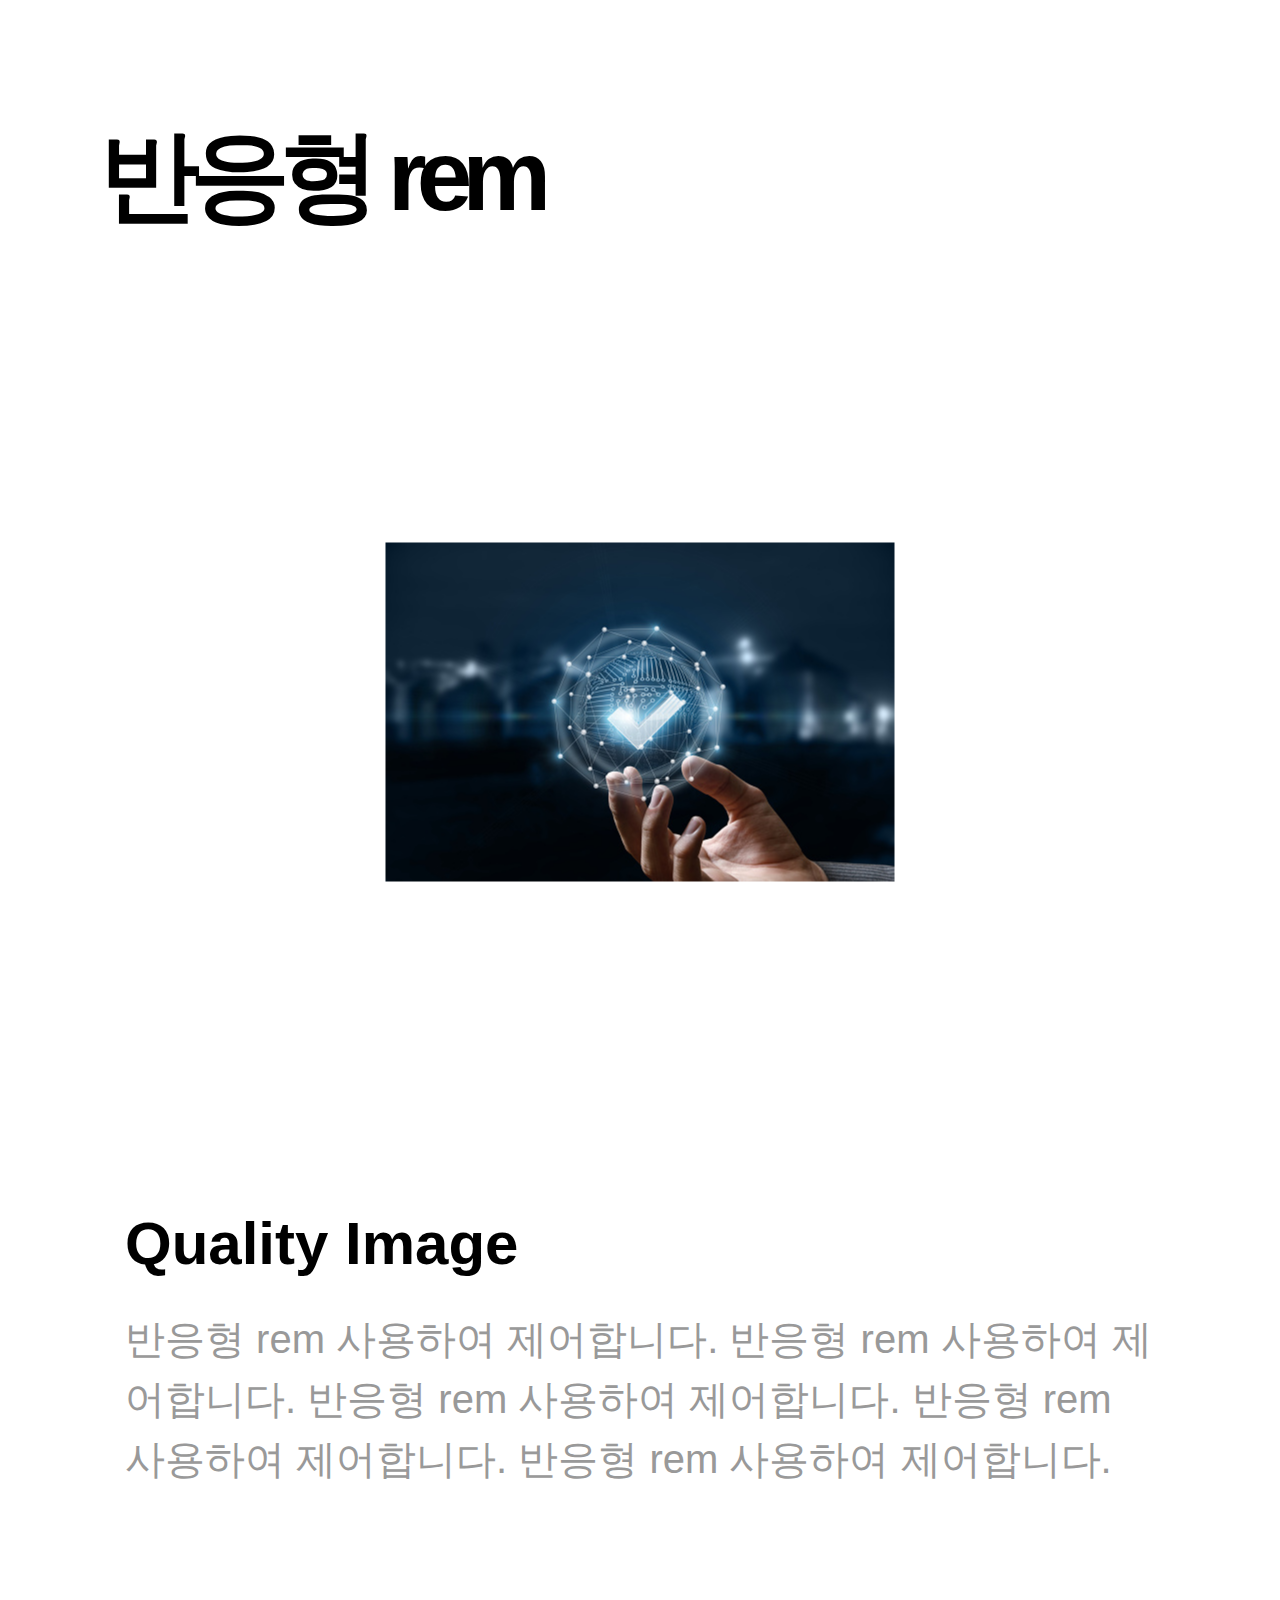
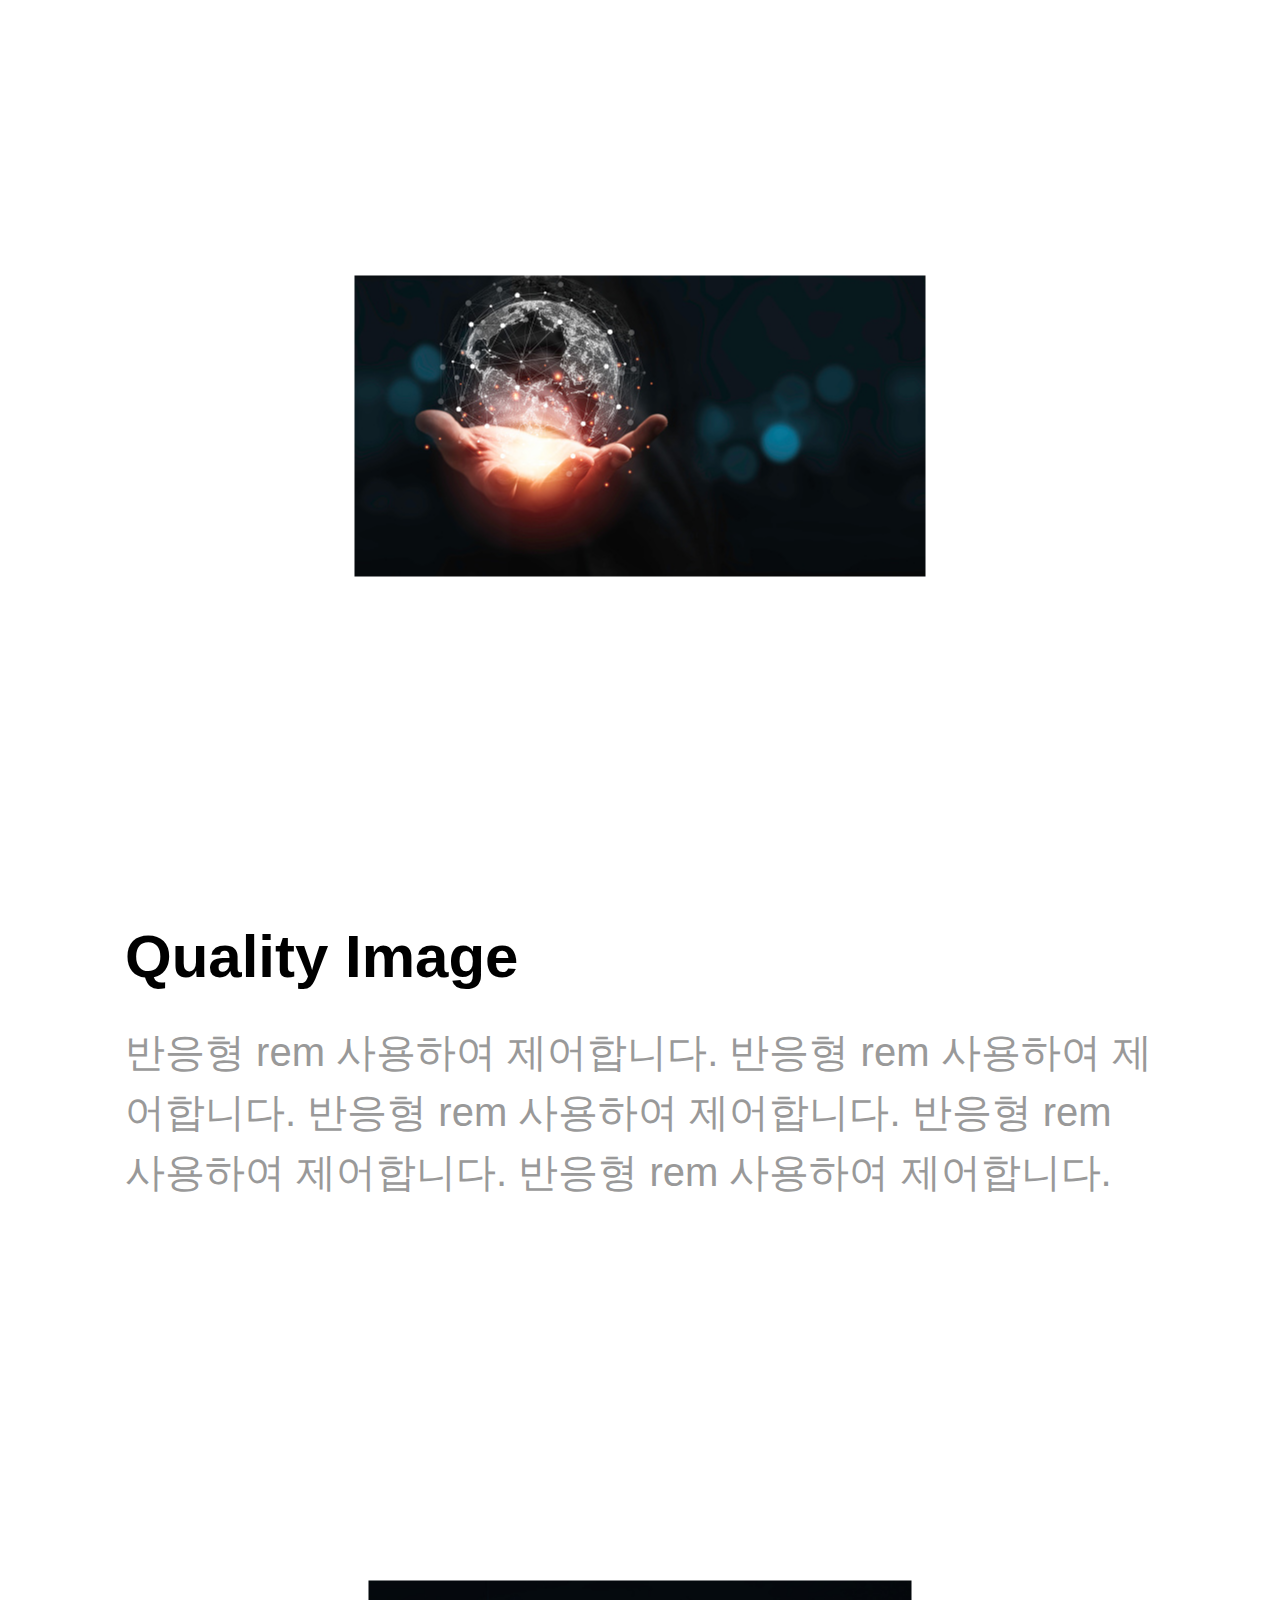
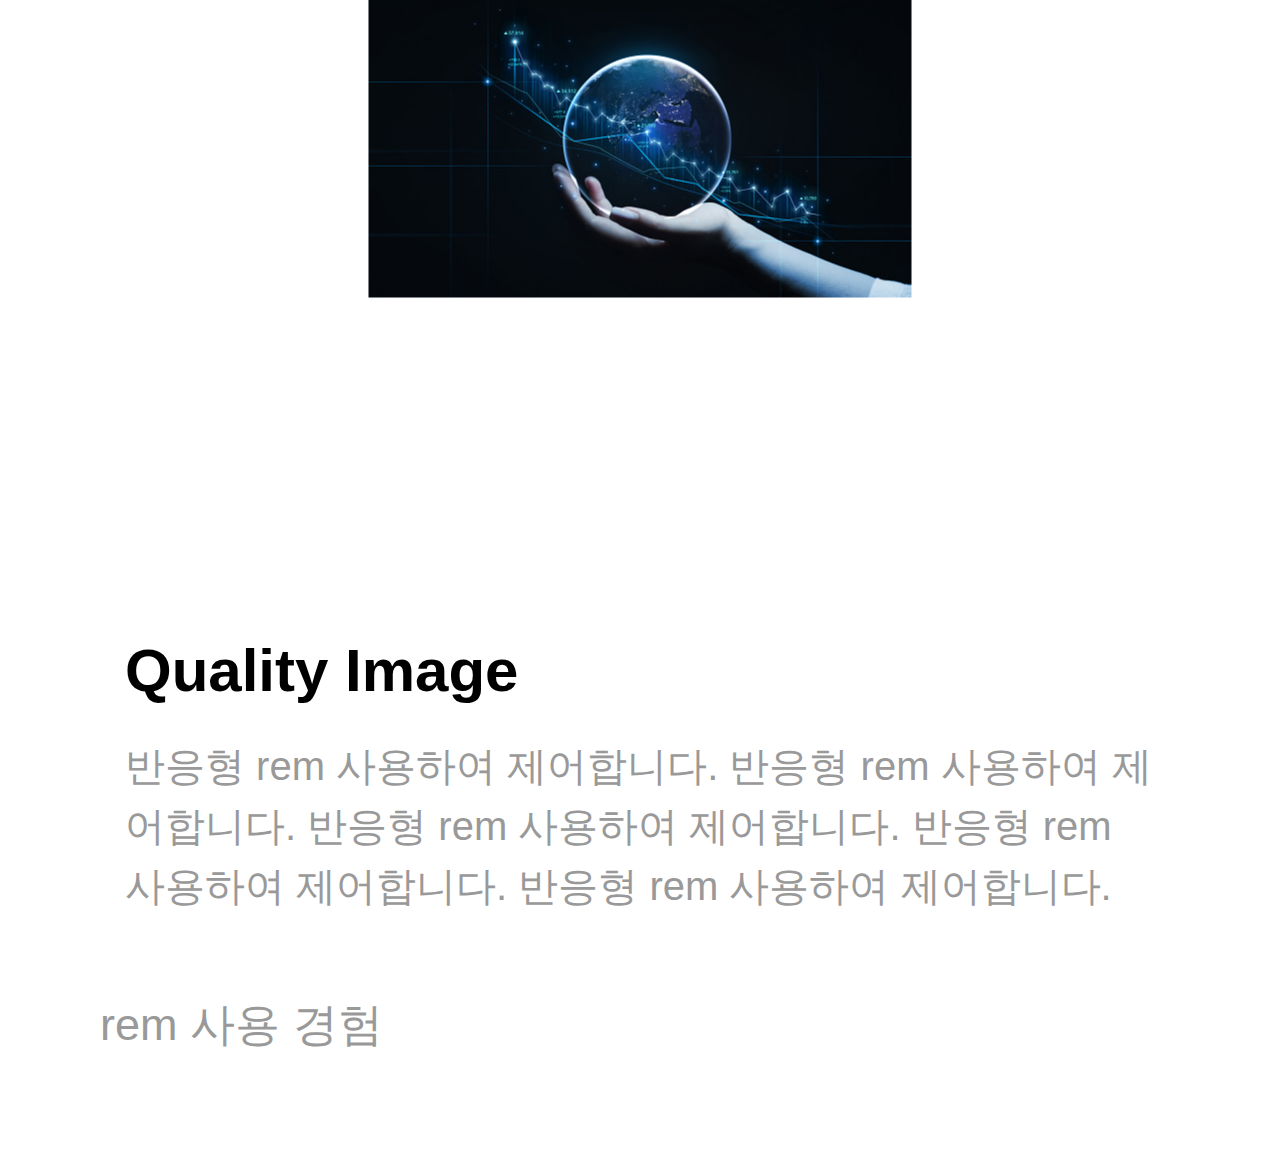
<file: responsive-rem/index.html>
<!DOCTYPE html>
<html lang="ko">
  <head>
    <meta charset="UTF-8" />
    <meta http-equiv="X-UA-Compatible" content="IE=edge" />
    <meta name="viewport" content="width=device-width, initial-scale=1.0" />
    <link rel="stylesheet" href="../reset.css" />
    <link rel="stylesheet" href="../responsive-rem/index.css" />
    <title>반응형 웹 rem 사용 경험</title>
  </head>

  <body>
    <div class="wrap">
      <main class="container main-container">
        <section class="section-start">
          <div class="content-inner">
            <h3>반응형 <strong>rem</strong></h3>
            <div class="start-layout list-items">
              <ul class="list">
                <li>
                  <a href="#">
                    <figure class="img-figure">
                      <img
                        src="../responsive-rem/img_quality_01.jpg"
                        alt="첫 번째 이미지"
                      />
                    </figure>
                    <div class="item-test">
                      <strong class="txt-tit">Quality Image</strong>
                      <p class="txt-desc">
                        반응형 rem 사용하여 제어합니다. 반응형 rem 사용하여
                        제어합니다. 반응형 rem 사용하여 제어합니다. 반응형 rem
                        사용하여 제어합니다. 반응형 rem 사용하여 제어합니다.
                      </p>
                    </div>
                  </a>
                </li>
                <li>
                  <a href="#">
                    <figure class="img-figure">
                      <img
                        src="../responsive-rem/img_quality_02.jpg"
                        alt="두 번째 이미지"
                      />
                    </figure>
                    <div class="item-test">
                      <strong class="txt-tit">Quality Image</strong>
                      <p class="txt-desc">
                        반응형 rem 사용하여 제어합니다. 반응형 rem 사용하여
                        제어합니다. 반응형 rem 사용하여 제어합니다. 반응형 rem
                        사용하여 제어합니다. 반응형 rem 사용하여 제어합니다.
                      </p>
                    </div>
                  </a>
                </li>
                <li>
                  <a href="#">
                    <figure class="img-figure">
                      <img
                        src="../responsive-rem/img_quality_03.jpg"
                        alt="세 번째 이미지"
                      />
                    </figure>
                    <div class="item-test">
                      <strong class="txt-tit">Quality Image</strong>
                      <p class="txt-desc">
                        반응형 rem 사용하여 제어합니다. 반응형 rem 사용하여
                        제어합니다. 반응형 rem 사용하여 제어합니다. 반응형 rem
                        사용하여 제어합니다. 반응형 rem 사용하여 제어합니다.
                      </p>
                    </div>
                  </a>
                </li>
              </ul>
            </div>
            <div class="test">
              <p class="test-desc">rem 사용 경험</p>
            </div>
          </div>
        </section>
      </main>
    </div>
  </body>
</html>
</file>
<file: header-part-4/index.css>
@charset "utf-8";

/* 웹 폰트 */
@import url('https://fonts.googleapis.com/css2?family=Noto+Sans+KR:wght@100;300;400;500;700;900&display=swap');

/* 공통 */
body {
  font-family: 'Noto Sans KR', sans-serif;
}

input {
  -webkit-appearance: none;
  -moz-appearance: none;
  appearance: none;
  border: none;
  background: none;
  cursor: pointer;
}
/* end 공통 */

.header {
  position: absolute;
  top: 0;
  right: 0;
  left: 0;
  z-index: 100;
}

.header .contents {
  position: relative;
  height: 100px;
}

/* .header .contents::after {
  content: '';
  position: absolute;
  right: 0;
  bottom: 0;
  left: 0;
  background-color: #fff;
  height: 1px;
} */

.header .logo {
  position: absolute;
  top: 50%;
  left: 60px;
  /* left: 7.8125%; */
  transform: translate(0, -50%);
  width: 99px;
  height: 34px;
  /* padding-top: 4.427083333333333%; */
  background-image: url('../header-part-4/logo_white.svg');
  background-repeat: no-repeat;
  background-size: contain;
  background-position: center;
}

.header .nav-area {
  max-width: 1200px;
  margin: 0 auto;
  text-align: center;
}

.header .nav-gnb {
  display: inline-block;
  height: 100px;
}

.header .gnb-list > li {
  display: inline-block;
}

.header .gnb-list > li > a {
  padding: 0 20px;
  margin: 0 20px;
  line-height: 100px;
  color: #fff;
  font-size: 20px;
}

.header .util {
  position: absolute;
  top: 50%;
  right: 60px;
  transform: translate(0, -50%);
}

.header .util-list::after {
  content: '';
  display: block;
  clear: both;
}

.header .util-list > li {
  float: left;
}

.header .util-list > li + li {
  margin: 0 0 0 20px;
}

.header .util-list .search input[type="button"] {
  background-image: url('../header-part-4/icon_white_search.svg');
  background-repeat: no-repeat;
  background-size: 24px auto;
  background-position: center;
  width: 34px;
  height: 34px;
}

.header .util-list .login input[type="button"] {
  background-image: url('../header-part-4/icon_white_login.svg');
  background-repeat: no-repeat;
  background-size: 24px auto;
  background-position: center;
  width: 34px;
  height: 34px;
}

.header .util-list .m-menu {
  display: none;
}

.header .util-list .m-menu .btn {
  display: block;
  /* width: 40px; */
  width: 100%;
  height: 34px;
}

.header .util-list .m-menu .btn span {
  display: block;
  width: 100%;
  background-color: #fff;
  /* height: 6px; */
  padding-top: 15%;
}

.header .util-list .m-menu .btn span + span {
  /* margin: 8px 0 0 0; */
  margin: 20% 0 0 0;
}

.main .slide-list > li > a {
  background-image: url('../header-part-4/visual_slide.jpg');
  background-repeat: no-repeat;
  background-size: cover;
  background-position: center;
  min-height: 100vh;
}

@media screen and (min-width: 769px) and (max-width: 1080px) {

  .header .gnb-list > li > a {
    padding: 0 10px;
    margin: 0 10px;
  }
}

@media screen and (min-width: 320px) and (max-width: 768px) {

  /* 현재 화면에서 필요없는 요소들 */
  .header .nav-area,
  .header .util-list .search {
    display: none;
  }

  .header .contents {
    position: relative;
    height: initial;
    padding-top: 13.020833%;
  }

  .header .logo {
    width: 12.890625%;
    left: 7.8125%;
    padding-top: 4.427083333333333%;
    height: initial;
  }

  .header .util {
    width: 15.625%;
    right: 7.8125%;
  }

  .header .util-list > li + li {
    margin: 0 0 0 16.666667%;
    width: 33.333334%;
  }

  .header .util-list .m-menu {
    display: block;
  }

  .header .util-list .login input[type="button"] {
    background-size: contain;
    width: 40px;
    width: 100%;
  }
}
</file>
<file: header-part-5/index.css>
@charset "utf-8";

/* 공통 */
body {
  font-family: 'Nanum Gothic', sans-serif;
  letter-spacing: -0.5px;
}

input {
  -webkit-appearance: none;
  -moz-appearance: none;
  appearance: none;
  border: none;
  background: none;
  cursor: pointer;
}

.inner {
  position: relative;
  max-width: 1690px;
  height: 122px;
  padding: 32px;
  margin: 0 auto;
  box-sizing: border-box;
  transition: height 0.5s ease;
}
/* end 공통 */

.header {
  position: relative;
  background-color: #fff;
}

.header::after {
  content: '';
  position: absolute;
  right: 0;
  bottom: 0;
  left: 0;
  height: 1px;
  background-color: #afafaf;
}

.header .logo {
  float: left;
  background-image: url('../header-part-5/logo.png');
  background-repeat: no-repeat;
  background-size: contain;
  background-position: center;
  width: 218px;
  height: 100%;
}

.header .util {
  position: absolute;
  top: 50%;
  right: 32px;
  transform: translate(0, -50%);
}

.header .gnb-nav {
  float: left;
}

.header .gnb-list::after {
  content: '';
  display: block;
  clear: both;
}

.header .gnb-list > li {
  float: left;
}

.header .gnb-list > li > a {
  padding: 0 48px;
  margin: 0 8px;
  font-size: 20px;
  font-weight: 700;
  line-height: 58px;
}

.header .user-area {
  position: relative;
  top: 0;
  transform: translate(0, 25%);
  float: left;
}

.header .user-area .select-box {
  float: left;
  position: relative;
  width: 142px;
  margin: 0 40px 0 0;
}

.header .user-area .select-box > .btn {
  float: left;
  position: relative;
  width: 100%;
  height: 40px;
  padding: 0 20px;
  font-size: 12px;
  text-align: left;
  color: #adadad;
  border: 1px solid #adadad;
  border-radius: 20px;
}

.header .user-area .select-box > .btn::after {
  content: '';
  position: absolute;
  top: 50%;
  right: 20px;
  transform: translate(0, -50%) rotate(0deg);
  background-image: url('../header-part-5/icon_arrow.png');
  background-repeat: no-repeat;
  background-size: contain;
  width: 9px;
  height: 8px;
}

.header .user-area .select-list {
  display: none;
  position: absolute;
  top: 40px;
  left: 0;
  width: 100%;
  background-color: #efefef;
  line-height: 40px;
  box-sizing: border-box;
  border-radius: 0 0 20px 20px;
  border-style: solid;
  border-color: #adadad;
  border-top-width: 0;
  border-right-width: 1px;
  border-bottom-width: 1px;
  border-left-width: 1px;
}

.header .user-area .item > a {
  padding: 0 20px;
  color: #a0a0a0;
  font-size: 12px;
  text-align: center;
}

.header .page-move {
  position: relative;
  float: left;
  background-image: url('../header-part-5/icon_computer.png');
  background-repeat: no-repeat;
  background-size: 30px 29px;
  background-position: center;
  width: 40px;
  height: 40px;
  margin: 0 20px 0 0;
}

.header .hamburger-btn {
  float: left;
  position: relative;
  width: 40px;
  height: 40px;
}

.header .btn-menu {
  position: absolute;
  top: 50%;
  left: 50%;
  transform: translate(-50%, -50%);
  display: block;
  width: 32px;
}

.header .btn-menu .line {
  display: block;
  width: 100%;
  height: 3px;
  margin: 0 0 6px 0;
  background-color: #000;
}

.header .btn-menu .line:last-child {
  margin: 0;
}

@media screen and (min-width: 1320px) and (max-width: 1536px) {

  .header .gnb-list > li > a {
    padding: 0 32px;
  }
}

@media screen and (min-width: 1240px) and (max-width: 1319px) {

  .header .logo {
    width: 160px;
  }

  .header .gnb-list > li > a {
    padding: 0 32px;
  }
}

@media screen and (min-width: 1080px) and (max-width: 1239px) {

  .inner {
    height: 80px;
    padding: 0 32px;
  }

  .header .logo {
    width: 160px;
  }

  .header .gnb-nav {
    display: none;
  }

  .header .user-area {
    transform: none;
  }
}

@media screen and (min-width: 768px) and (max-width: 1079px) {

  .inner {
    height: 80px;
    padding: 0 32px;
  }

  .header .logo {
    width: 160px;
  }

  .header .gnb-nav {
    display: none;
  }

  .header .user-area {
    transform: none;
  }
}

@media screen and (min-width: 480px) and (max-width: 767px) {

  .inner {
    height: 80px;
    padding: 0 16px;
  }

  .header .logo {
    width: 108px;
  }

  .header .util {
    right: 16px;
  }

  .header .gnb-nav {
    display: none;
  }

  .header .user-area {
    transform: none;
  }

  .header .user-area .select-box {
    margin: 0 6px 0 0;
    width: 102px;
  }

  .header .user-area .select-box > .btn {
    padding: 0 12px;
  }

  .header .user-area .select-box > .btn::after {
    right: 8px;
    width: 8px;
  }

  .header .page-move {
    background-size: contain;
    width: 26px;
    height: 36px;
    margin: 0;
  }

  .header .hamburger-btn {
    width: 26px;
    height: 36px;
  }

  .header .btn-menu {
    width: 20px;
  }

  .header .btn-menu .line {
    height: 2px;
  }
}

@media screen and (min-width: 0px) and (max-width: 480px) {

  .inner {
    height: 80px;
    padding: 0 16px;
  }

  .header .logo {
    width: 108px;
  }

  .header .util {
    right: 16px;
  }

  .header .gnb-nav {
    display: none;
  }

  .header .user-area {
    transform: none;
  }

  .header .user-area .select-box {
    margin: 0 6px 0 0;
    width: 102px;
  }

  .header .user-area .select-box > .btn {
    padding: 0 12px;
  }

  .header .user-area .select-box > .btn::after {
    right: 8px;
    width: 8px;
  }

  .header .page-move {
    background-size: contain;
    width: 26px;
    height: 36px;
    margin: 0;
  }

  .header .hamburger-btn {
    width: 26px;
    height: 36px;
  }

  .header .btn-menu {
    width: 20px;
  }

  .header .btn-menu .line {
    height: 2px;
  }
}
</file>
<file: main-part-1/font.css>
@charset "utf-8";

/* 
  폰트명 : 스포카한산스네오
*/

@font-face {
  font-family: 'Spoqa Han Sans Neo Thin';
  src: url('../main-part-1/SpoqaHanSansNeo-Thin.woff') format('woff');
}

@font-face {
  font-family: 'Spoqa Han Sans Neo Light';
  src: url('../main-part-1/SpoqaHanSansNeo-Light.woff') format('woff');
}

@font-face {
  font-family: 'Spoqa Han Sans Neo Regular';
  src: url('../main-part-1/SpoqaHanSansNeo-Regular.woff') format('woff');
}

@font-face {
  font-family: 'Spoqa Han Sans Neo Medium';
  src: url('../main-part-1/SpoqaHanSansNeo-Medium.woff') format('woff');
}

@font-face {
  font-family: 'Spoqa Han Sans Neo Bold';
  src: url('../main-part-1/SpoqaHanSansNeo-Bold.woff') format('woff');
}
</file>
<file: main-part-1/index.css>
@charset "utf-8";

/* 공통 CSS */
body {
  letter-spacing: -1px;
}

.inner {
  max-width: 1230px;
  margin: 0 auto;
}

.container .tit {
  font-size: 38px;
  font-family: 'Spoqa Han Sans Neo Thin', sans-serif;
  font-weight: 400;
  text-align: center;
  margin: 0 0 56px 0;
  transition: all 0.5s ease;
}

.container .tit .black,
.container .tit .color {
  font-family: 'Spoqa Han Sans Neo Bold', sans-serif;
}

.container .tit .black {
  color: #000;
}

.container .tit .color {
  color: #0eb3d3;
}
/* end 공통 CSS */

.partner {
  background-color: #eff6f8;
}

.partner .inner {
  padding: 150px 0;
  transition: padding 0.5s ease;
}

.partner-list::after {
  content: '';
  display: block;
  clear: both;
}

.partner-list > li {
  position: relative;
  top: 0;
  width: calc(25% - 28px);
  margin: 14px;
  float: left;
  overflow: hidden;
  background-color: #fff;
  text-align: center;
  border-radius: 32px;
  transition: all 0.2s linear;
  cursor: pointer;
}

.partner-list > li:hover {
  box-shadow: 0 10px 20px rgba(0, 0, 0, 0.2);
  top: -20px;
}

.partner-list figure img {
  width: 100%;
}

.partner-list figure figcaption {
  font-size: 17px;
  padding: 32px;
  border-top-width: 1px;
  border-top-style: dotted;
  border-top-color: #d8d9dc;
  transition: all 0.5s ease;
}

@media screen and (min-width: 1048px) {

  /* Desktop */
  .partner-list > li {
    width: calc(25% - 20px);
    margin: 10px;
  }
}

@media screen and (min-width: 768px) and (max-width: 1047px) {

  /* Tablet */
  .container .tit {
    font-size: 36px;
  }
  
  .partner .inner {
    padding: 110px 0;
  }

  .partner-list {
    margin: 0 12px;
  }

  .partner-list > li {
    width: calc(25% - 20px);
    margin: 10px;
  }

  .partner-list figure figcaption {
    letter-spacing: -0.7px;
    line-height: 1.4;
    font-size: 14px;
    padding: 24px 10px 0;
    height: 60px;
  }

  .partner-list figure figcaption br {
    display: none;
  }
}

@media screen and (min-width: 680px) and (max-width: 767px) {

  /* Tablet */
  .container .tit {
    font-size: 32px;
  }

  .partner .inner {
    padding: 110px 0;
  }

  .partner-list figure figcaption {
    letter-spacing: -0.7px;
    line-height: 1.4;
    font-size: 14px;
    padding: 14px;
    height: 60px;
  }

  .partner-list figure figcaption br {
    display: none;
  }
}

@media screen and (min-width: 481px) and (max-width: 679px) {

  /* Mobile */
  .container .tit {
    margin: 0 0 30px 0;
    font-size: 32px;
  }

  .partner .inner {
    padding: 60px 0;
  }

  .partner-list > li {
    width: calc((100% / 2) - 28px);
  }

  .partner-list figure figcaption {
    padding: 14px;
    font-size: 14px;
  }
}

@media screen and (min-width: 0px) and (max-width: 480px) {

  /* Mobile */
  body {
    min-width: 320px;
  }

  .container .tit {
    margin: 0 0 30px 0;
    font-size: 22px;
  }
  
  .partner .inner {
    padding: 60px 0;
  }

  .partner-list > li {
    width: calc((100% / 2) - 12px);
    margin: 6px;
  }

  .partner-list figure figcaption {
    padding: 15px 10px 0;
    font-size: 13px;
    height: 64px;
  }

  .partner-list figure figcaption br {
    display: none;
  }
}
</file>
<file: main-part-2/index.css>
@charset "utf-8";

/* 
  font-family: 'Nanum Myeongjo', serif; 나눔 명조
  font-family: 'Noto Sans KR', sans-serif; 본 고딕 
*/

@import url('https://fonts.googleapis.com/css2?family=Nanum+Myeongjo:wght@400;700;800&family=Noto+Sans+KR:wght@100;300;400;500;700;900&display=swap');

/* 공통 */
.content-inner {
  max-width: 1200px;
  /* padding: 0 20px; */
  margin: 0 auto;
}

.conainer .tit,
.now-list .item {
  font-family: 'Nanum Myeongjo', serif;
}

.now {
  width: 100%;
  display: inline-block;
  vertical-align: bottom;
}

.conainer .tit {
  position: absolute;
  top: -30px;
  left: 25px;
  font-size: 50px;
  font-weight: 600;
  letter-spacing: -3px;
}
/* end 공통 */





.now .content-inner {
  position: relative;
  /* padding: 0px 20px 0; */
  margin: 100px auto 0 auto;
}

.now-area {
  position: relative;
  height: 324px;
  height: 257px;
}

.now-list {
  margin: 0px 0 0 190px;
}

.now-list::after {
  content: '';
  display: block;
  clear: both;
}

.now-list>li {
  float: left;
}

.now-list .item {
  padding: 0 10px 12px;
  margin: 0 10px;
  font-size: 20px;
}

.now-list .item.point {
  position: relative;
  color: #df3127;
}

.now-list .item.point::after {
  content: '';
  position: absolute;
  bottom: 0;
  left: 0;
  width: 100%;
  height: 3px;
  background-color: #df3127;
}

.now-list-item {
  display: none;
  position: absolute;
  top: 62px;
  left: 0;
}

.now-list-item.on {
  display: block;
}

.now-list-item li {
  position: relative;
  float: left;
  padding: 10px 0 5px 0;
  margin: 0 0 0 54px;
}

.now-list-item li::after {
  content: '';
  position: absolute;
  top: 0;
  right: 0;
  height: 100%;
  border-right-style: dashed;
  border-right-width: 1px;
  border-right-color: #ddd;
}

.now-list-item li:nth-child(2n)::after {
  content: none;
}

.now-list-item a {
  position: relative;
  width: 492px;
  height: 50px;
  overflow: hidden;
}

.now-list-item p {
  padding: 0 94px 0 0;
  font-size: 17px;
  line-height: 25px;
  letter-spacing: -1px;
}

.now-list-item time {
  position: absolute;
  top: 0;
  right: 30px;
  font-size: 15px;
  letter-spacing: -1px;
  font-family: 'Noto Sans KR';
  color: #666;
}

.page-move-area {
  position: absolute;
  top: 0;
  right: 0;
}

.page-move {
  display: none;
  position: absolute;
  top: 62px;
  right: 0;
  width: 100px;
  height: 100px;
  border: 1px dotted #666;
  box-sizing: border-box;
}

.page-move:hover .plus {
  top: 0;
  right: 0;
}

.page-move.on {
  display: block;
}

.page-move .more-txt {
  position: absolute;
  bottom: 12px;
  left: 12px;
  font-size: 13px;
}

.page-move .plus {
  position: absolute;
  top: -20px;
  right: -20px;
  width: 76px;
  height: 76px;
  transition: all 0.5s ease;
}

.page-move .plus span:nth-child(1) {
  position: absolute;
  top: 50%;
  left: 0;
  transform: translate(0, -50%);
  width: 100%;
  height: 1px;
  background-color: #df3127;
}

.page-move .plus span:nth-child(2) {
  position: absolute;
  top: 0;
  left: 50%;
  transform: translate(-50%, 0);
  width: 1px;
  height: 100%;
  background-color: #df3127;
}

@media screen and (min-width: 1041px) and (max-width: 1280px) {
  .now .content-inner {
    max-width: 1000px;
  }

  .now-list-item li {
    margin: 0 0 0 45px;
  }

  .now-list-item a {
    width: 410px;
  }
}

@media screen and (min-width: 769px) and (max-width: 1040px) {
  .now .content-inner {
    max-width: 768px;
    padding: 0 24px;
  }

  .now-list-item li {
    margin: 0 0 0 35px;
    width: calc(50% - 35px);
  }

  .now-list-item a {
    width: 100%;
  }

  .page-move {
    top: -58px;
  }
}

@media screen and (min-width: 0px) and (max-width: 768px) {
  body {
    min-width: 320px;
  }

  .now {
    overflow: hidden;
  }

  .now .content-inner {
    padding: 0 14px;
  }

  .conainer .tit {
    position: static;
  }

  .now-area {
    height: 451px;
  }

  .now-list {
    margin: initial;
  }

  .now-list>li {
    width: 20%;
    text-align: center;
  }

  .now-list .item {
    display: inline-block;
    margin: initial;
    font-size: 16px;
  }

  .now-list-item {
    text-align: initial;
  }

  .now-list-item li {
    margin: initial;
    float: none;
  }

  .now-list-item li::after {
    content: none;
  }

  .now-list-item a {
    width: 100%;
  }

  .page-move {
    width: 90px;
    height: 90px;
    top: -128px;
    right: 0;
  }
}
</file>
<file: main-part-3/index.css>
@charset "utf-8";

/* 공통 */
.main p {
  line-height: 1.7;
}

.section-industry h2 {
  color: #acacac;
  font-size: 50px;
  letter-spacing: -2px;
  font-weight: 700;
  line-height: 1.4;
}

.section-industry h2 strong {
  color: #000;
}

.section-industry .txt-box .m {
  display: none;
}
/* end 공통 */





/* 콘텐츠 스타일 */
.section-industry {
  padding: 80px 0 80px 60px;
}

.section-industry .title {
  margin: 0 0 40px 0;
}

.industry-list {
  display: table;
  width: 100%;
}

.industry-list::after {
  content: '';
  display: block;
  clear: both;
}

.industry-list .item {
  display: table-cell;
  /* float: left; */
  width: 33.33%;
  padding: 0 8px 0 0;
  box-sizing: border-box;
  transition: all 0.5s ease;
}

@media screen and (min-width: 1024px) {

  /* PC 버전 hover 효과 */
  .industry-list:hover .item {
    width: 25%;
  }

  .industry-list .item:hover {
    width: 50%;
  }
  
  .industry-list:hover .item:hover .facility {
    background-image: url('../main-part-3/industry_item_facility_on.jpg');
  }
  
  .industry-list:hover .item:hover .RD {
    background-image: url('../main-part-3/industry_item_RD_on.jpg');
  }
}

.industry-list .item:last-child {
  padding: 0;
}

.industry-list .item a {
  position: relative;
  background-repeat: no-repeat;
  background-size: cover;
  background-position: center;
  height: 612px;
  overflow: hidden;

  transition: all 0.5s ease;
}

.industry-list .item .wind {
  background-image: url('../main-part-3/industry_item_wind.jpg');
}

.industry-list .item .facility {
  background-image: url('../main-part-3/industry_item_facility.jpg');
}

.industry-list .item .RD {
  background-image: url('../main-part-3/industry_item_RD.jpg');
}

.industry-list .txt-box {
  position: absolute;
  top: 50%;
  left: 50%;
  transform: translate(-50%, 0%);
  text-align: center;
  white-space: nowrap;
  color: #fff;
  transition: transform 0.1s linear;
}

.industry-list .item a:hover .txt-box {
  transition: transform 0.5s linear;
  transform: translate(-50%, -50%);
  /* animation: fadeInUp 1s; */
}

.industry-list .item a:hover .txt-box p {
  transition: all 0.3s linear;
  opacity: 1;
  top: 0;
}

.industry-list .item a:hover .txt-box .more {
  transition: all 0.3s linear;
  opacity: 1;
  top: 0;
  transition-delay: 0.3s;
}

@keyframes fadeInUp {
  0% {
    opacity: 0;
    transform: translate(-50%, 0%);
  }

  100% {
    opacity: 1;
    transform: translate(-50%, -50%);
  }
}

.industry-list .tit {
  font-size: 30px;
  display: block;
  margin: 0 0 6px 0;
}

.industry-list p {
  position: relative;
  top: 20px;
  font-size: 18px;
  margin: 0 0 32px 0;
  opacity: 0;
  /* transition: all 0.5s linear; */
}

.industry-list .more {
  display: inline-block;
  position: relative;
  top: 20px;
  padding: 0 10px 0 0;
  font-size: 16px;
  color: #ffea7C;
  opacity: 0;
  /* transition: all 0.5s linear; */
}

.industry-list .more::after {
  content: '';
  position: absolute;
  top: calc(50% + 3px);
  right: 0;
  transform: translate(0, -50%) rotate(45deg);
  width: 4px;
  height: 4px;
  border-top: 2px solid #ffea7C;
  border-right: 2px solid #ffea7C;
}

@media screen and (max-width: 1023px) and (min-width: 769px) {

  /* 공통 */
  .section-industry .txt-box .p {display: none;}
  .section-industry .txt-box .m {display: block;}
  /* end 공통 */

  .section-industry {
    padding: 38px 0 38px 15px;
  }

  .industry-list {
    overflow: auto;
    white-space: nowrap;
    display: block;
    width: initial;
    font-size: 0;
  }

  .industry-list .item {
    min-width: 320px;
    vertical-align: top;
    display: inline-block;
    float: none;
  }

  .industry-list .item:hover {
    width: initial;
  }

  .industry-list:hover .item:hover .facility {
    background-image: url('../main-part-3/industry_item_facility.jpg');
  }
  
  .industry-list:hover .item:hover .RD {
    background-image: url('../main-part-3/industry_item_RD.jpg');
  }

  .industry-list .txt-box {
    transform: translate(-50%, -50%);
  }

  .industry-list .item a:hover .txt-box {
    animation: fadeInUp 1s;
  }
  
  @keyframes fadeInUp {
    0% {
      opacity: 0;
      transform: translate(-50%, 0%);
    }
  
    100% {
      opacity: 1;
      transform: translate(-50%, -50%);
    }
  }

  .industry-list .tit {
    font-size: 28px;
  }

  .industry-list p {
    font-size: 14px;
    opacity: 1;
    top: 0;
    margin: initial;
  }

  .industry-list .more {
    display: none;
    opacity: 1;
    top: 0;
  }
}

@media screen and (max-width: 768px) and (min-width: 481px) {

  /* 공통 */
  .section-industry h2 {font-size: 35px;}
  .section-industry .title br {display: none;}
  .section-industry .txt-box .p {display: none;}
  .section-industry .txt-box .m {display: block;}
  /* end 공통 */
  
  .section-industry {
    padding: 38px 0 38px 15px;
  }

  .industry-list {
    overflow: auto;
    white-space: nowrap;
    display: block;
    width: initial;
    font-size: 0;
  }

  .industry-list .item {
    min-width: 320px;
    vertical-align: top;
    display: inline-block;
    float: none;
  }

  .industry-list .item:hover {
    width: initial;
  }

  .industry-list .item a {
    height: 460px;
  }

  .industry-list .txt-box {
    transform: translate(-50%, -50%);
  }

  .industry-list .item a:hover .txt-box {
    animation: fadeInUp 1s;
  }
  
  @keyframes fadeInUp {
    0% {
      opacity: 0;
      transform: translate(-50%, 0%);
    }
  
    100% {
      opacity: 1;
      transform: translate(-50%, -50%);
    }
  }

  .industry-list .tit {
    font-size: 28px;
  }

  .industry-list p {
    font-size: 14px;
    opacity: 1;
    top: 0;
    margin: initial;
  }

  .industry-list .more {
    display: none;
    opacity: 1;
    top: 0;
  }
}

@media screen and (max-width: 480px) and (min-width: 0px) {
  
  /* 공통 */
  body {min-width: 320px;}
  .section-industry h2 {font-size: 35px;}
  .section-industry .title br {display: none;}
  .section-industry .txt-box .p {display: none;}
  .section-industry .txt-box .m {display: block;}
  /* end 공통 */

  .section-industry {
    padding: 38px 0 38px 15px;
  }

  .industry-list {
    overflow: auto;
    white-space: nowrap;
    display: block;
    width: initial;
    font-size: 0;
  }

  .industry-list .item {
    min-width: 320px;
    vertical-align: top;
    display: inline-block;
    float: none;
  }

  .industry-list .item:hover {
    width: initial;
  }
  
  .industry-list .item a {
    height: 460px;
  }

  .industry-list .txt-box {
    transform: translate(-50%, -50%);
  }
  
  .industry-list .item a:hover .txt-box {
    animation: fadeInUp 1s;
  }
  
  @keyframes fadeInUp {
    0% {
      opacity: 0;
      transform: translate(-50%, 0%);
    }
  
    100% {
      opacity: 1;
      transform: translate(-50%, -50%);
    }
  }

  .industry-list .tit {
    font-size: 28px;
  }

  .industry-list p {
    font-size: 14px;
    opacity: 1;
    top: 0;
    margin: initial;
  }

  .industry-list .more {
    display: none;
    opacity: 1;
    top: 0;
  }
}
</file>
<file: main-part-4/index.css>
@charset "UTF-8";

/* 공통 설계 */
@import url('https://fonts.googleapis.com/css2?family=Noto+Sans+KR:wght@100;300;400;500;700;900&display=swap');

@import url('https://fonts.googleapis.com/css2?family=Open+Sans:wght@300;400;500;600;700;800&display=swap');

body {
  font-family: 'Noto Sans KR', sans-serif;
  word-break: keep-all;
  line-height: 1.2;
  letter-spacing: -0.7px;
}

.container .title-box h3 {
  font-weight: 700;
}

.container .more {
  height: 48px;
  line-height: 48px;
  text-align: center;
  border-radius: 24px;
}
/* end 공통 설계 */





/* 홍보 센터 */
.pr-center .content-bg {
  background-image: url('../main-part-4/content-bg.png');
  background-repeat: no-repeat;
  background-size: 100% auto;
  background-position: top left;
  /* width: 100%; */
  height: 547px;
  padding: 200px 0 0 0;
}

.pr-center .title-box {
  text-align: center;
  margin: 0 0 70px 0;
}

.pr-center .title-box h3 {
  font-size: 48px;
  margin: 0 0 36px 0;
}

.pr-center .post-area {
  max-width: 1200px;
  padding: 0 20px;
  margin: auto;
}

.pr-center .post {
  border-left: 1px dashed #ddd;
  box-sizing: border-box;
}

.pr-center .post::after {
  content: '';
  display: block;
  clear: both;
}

.pr-center .post-item li {
  float: left;
  width: calc(100% / 3);
  border-right: 1px dashed #ddd;
  box-sizing: border-box;
}

.pr-center .post-item a {
  padding: 36px 48px;
}

.pr-center .post-item a:hover {
  text-decoration: underline;
}

.pr-center .post-item h4 {
  margin: 0 0 20px 0;
  height: 62px;
  font-size: 24px;
  font-weight: 500;
  overflow: hidden;
  text-overflow: ellipsis;
  display: -webkit-box;
           -webkit-line-clamp: 2;
           -webkit-box-orient: vertical;
}

.pr-center .post-item p {
  margin: 0 0 24px 0;
  overflow: hidden;
  text-overflow: ellipsis;
  display: -webkit-box;
  -webkit-line-clamp: 2;
  -webkit-box-orient: vertical;
}

.pr-center .post-item time {
  font-family: 'Open Sans', sans-serif;
}

.promotion-list {
  position: relative;
  top: 60px;
  max-width: 1600px;
  padding: 0 20px;
  margin: 0 auto;
}

.promotion-list::after {
  content: '';
  display: block;
  clear: both;
}

.promotion-list .item {
  float: left;
  width: 33.33%;
  height: 320px;
  padding: 0 0 0 80px;
  box-sizing: border-box;
  background-repeat: no-repeat;
  background-size: cover;
  background-position: center;
}

.promotion-list .item.history {
  background-image: url('../main-part-4/img_promotion_history.png');
}

.promotion-list .item.video {
  background-image: url('../main-part-4/img_promotion_video.png');
}

.promotion-list .item.years-30 {
  background-image: url('../main-part-4/img_promotion_30years.png');
}

.promotion-list .item .layout {
  position: relative;
  top: 50%;
  transform: translate(0, -50%);
}

.promotion-list .item h4 {
  position: relative;
  margin: 0 0 16px 0;
  font-size: 36px;
  font-weight: 700;
  color: #fff;
}

.promotion-list .item h4::after {
  content: '';
  position: absolute;
  top: 20px;
  left: -80px;
  width: 60px;
  height: 4px;
  background-color: #fff;
}

.promotion-list .item.history h4::after {
  background-color: #da291c;
}

.promotion-list .item p {
  margin: 0 0 36px 0;
  font-size: 20px;
  color: #fff;
}

.promotion-list .item .more-list {
  font-size: 0;
}

.promotion-list .item.history .more-list::after{
  content: '';
  display: block;
  clear: both;
}

.promotion-list .item .more {
  margin: 0 8px 0 0;
  font-size: 14px;
  font-weight: 500;
  color: #fff;
  border: 1px solid rgba(255, 255, 255, 0.5);
  transition: all 0.5s ease;
  box-sizing: border-box;
}

.promotion-list .item .more:hover {
  border: 1px solid #000;
  background-color: #000;
}

.promotion-list .item.history .more-list::after {
  content: '';
  display: block;
  clear: both;
}

.promotion-list .item.history .more {
  /* float: left; */
  display: inline-block;
  width: 140px;
  padding: 0 40px;
}

.promotion-list .item.video .more {
  width: 282px;
  position: relative;
  display: inline-block;
  padding: 0 0 0 60px;
  text-align: left;
}

.promotion-list .item.video .more::after {
  content: '';
  position: absolute;
  top: 50%;
  left: 18px;
  transform: translate(0, -50%);
  background-image: url('../main-part-4/icon_youtube_video.png');
  background-repeat: no-repeat;
  background-size: contain;
  background-position: left center;
  width: 30px;
  height: 30px;
}

.promotion-list .item.video .more-text {
  display: none;
}

.promotion-list .item.video .more-text::after {
  content: none
}

.promotion-list .item.years-30 .more {
  width: 140px;
  /* padding: 0 40px; */
  display: inline-block;
}


.disclosure-info {
  background-image: url('../main-part-4/img_promotion_invest.png');
  background-repeat: no-repeat;
  background-size: auto;
  background-position: center;
  padding: 145px 0 95px;
  text-align: center;
}

.disclosure-info h4 {
  display: inline-block;
  padding: 0 0 4px 0;
  margin: 0 0 24px 0;
  font-size: 24px;
  font-weight: 700;
  border-bottom: 2px solid #da291c;
}

.disclosure-info .desc {
  font-size: 40px;
  font-weight: 300;
  margin: 0 0 32px 0;
}

.disclosure-info .desc .emph {
  display: inline-block;
}

.disclosure-info .desc .media-768px {
  display: none;
}

.disclosure-info .more {
  position: relative;
  display: inline-block;
  width: 180px;
  padding: 0 72px 0 52px;
  font-size: 16px;
  font-weight: 500;
  color: #fff;
  background-color: #da291c;
}

.disclosure-info .more:hover {
  text-decoration: underline;
}

.disclosure-info .more::after {
  content: '';
  position: absolute;
  top: 50%;
  right: 36px;
  transform: translate(0, -50%);
  background-image: url('../main-part-4/icon_arrow.png');
  background-repeat: no-repeat;
  background-size: contain;
  background-position: right center;
  width: 20px;
  height: 13px;
}

@media screen and (max-width: 1280px) and (min-width: 1025px) {
  .pr-center .content-bg {
    padding: 110px 0 0 0;
    height: 450px;
  }

  .pr-center .post-item a {
    padding: 36px 30px;
  }

  .promotion-list .item {
    padding: 0 20px;
  }

  .promotion-list .item h4 {
    font-size: 30px;
  }

  .promotion-list .item h4::after {
    width: 30px;
    margin: 0 0 20px 0;
    top: -20px;
    left: 0;
  }

  .promotion-list .item p {
    font-size: 18px;
  }

  .promotion-list .item.video .more-text {
    display: none;
  }

  .promotion-list .item.video .more-text::after {
    content: none
  }
}

@media screen and (max-width: 1024px) and (min-width: 1111px) {
  .pr-center .post-item a {
    padding: 36px 30px;
  }

  .promotion-list .item {
    padding: 0 20px;
  }

  .promotion-list .item h4 {
    font-size: 30px;
  }

  .promotion-list .item h4::after {
    width: 30px;
    margin: 0 0 20px 0;
    top: -20px;
    left: 0;
  }

  .promotion-list .item p {
    font-size: 18px;
  }

  .promotion-list .item .more {
    border-radius: 0;
    margin: 0;
  }

  .promotion-list .item.video .more-text {
    display: none;
  }

  .promotion-list .item.video .more-text::after {
    content: none
  }
}

@media screen and (max-width: 1110px) and (min-width: 971px) {
  .pr-center .content-bg {
    height: auto;
  }
  
  .promotion-list .item {
    padding: 0 20px;
  }
  
  .pr-center .post-item h4 {
    height: auto;
  }

  .promotion-list .item h4 {
    font-size: 30px;
  }
  
  .promotion-list .item h4::after {
    width: 30px;
    margin: 0 0 20px 0;
    top: -20px;
    left: 0;
  }

  .promotion-list .item p {
    font-size: 18px;
  }

  .promotion-list .item.history .more {
    width: 140px;
    padding: 0 40px;
    width: calc(50% - 4px);
    float: left;
  }

  .promotion-list .item.history .more:last-child {
    margin: 0;
  }

  .promotion-list .item.video .more {
    display: block;
    width: 100%;
    margin: 0;
  }

  .promotion-list .item.video .more-text {
    display: none;
  }

  .promotion-list .item.video .more-text::after {
    content: none
  }

  .promotion-list .item.years-30 .more {
    display: block;
    width: 100%;
    margin: 0;
  }
}

@media screen and (max-width: 970px) and (min-width: 769px) {
  .pr-center .content-bg {
    height: auto;
  }

  .pr-center .post-item h4 {
    font-size: 20px;
    height: auto;
  }

  .promotion-list {
    top: 0;
  }

  .promotion-list .item {
    height: 300px;
    padding: 58px 20px 0 20px;
  }

  .promotion-list .item .layout {
    padding: 20px 0 0 0;
    box-sizing: border-box;
    height: 100%;
  }

  .promotion-list .item h4 {
    font-size: 24px;
    margin: 0 0 12px 0;
  }

  .promotion-list .item h4::after {
    width: 30px;
    margin: 0 0 20px 0;
    top: -20px;
    left: 0;
  }
  
  .promotion-list .item p {
    font-size: 15px;
    margin: 0;
  }

  .promotion-list .item .more {
    border-radius: 0;
  }

  .promotion-list .item.history .more-list {
    position: absolute;
    bottom: 40px;
  }

  .promotion-list .item.history .more {
    width: 140px;
    padding: 0 40px;
    margin: 0 0 6px 0;
    width: 100%;
    float: none;
  }

  .promotion-list .item.history .more:last-child {
    margin: 0;
  }

  .promotion-list .item.video .more {
    display: none;
  }

  .promotion-list .item.video .more-text {
    display: block;
    position: absolute;
    bottom: 40px;
    margin: 0;
    padding: 0 0 0 40px;
    font-size: 14px;
    font-weight: 500;
    color: #fff;
    border: 1px solid rgba(255, 255, 255, 0.5);
    transition: all 0.5s ease;
    box-sizing: border-box;
    width: 100%;
    height: 48px;
    line-height: 48px;
    text-align: center;
  }

  .promotion-list .item.video .more-text:hover {
    border: 1px solid #000;
    background-color: #000;
  }
  
  .promotion-list .item.video .more-text span {
    position: relative;
  }

  .promotion-list .item.video .more-text span::after {
    content: '';
    position: absolute;
    top: 50%;
    left: -40px;
    transform: translate(0, -50%);
    background-image: url('../main-part-4/icon_youtube_video.png');
    background-repeat: no-repeat;
    background-size: contain;
    background-position: left center;
    width: 30px;
    height: 30px;
  }

  .promotion-list .item.years-30 .more {
    display: block;
    position: absolute;
    bottom: 40px;
    width: 100%;
    margin: 0;
  }

  .disclosure-info {
    padding: 120px 0;
  }

  .disclosure-info .more {
    width: auto;
  }

  .disclosure-info h4 {
    font-size: 20px;
  }

  .disclosure-info .desc {
    font-size: 34px;
    margin: 0 0 26px 0;
  }
}

@media screen and (max-width: 768px) and (min-width: 481px) {
  .pr-center .title-box h3 {
    font-size: 38px;
  }

  .pr-center .title-box h3 {
    font-size: 30px;
  }

  .pr-center .content-bg {
    height: auto;
    padding: 90px 0 0 0;
  }

  .pr-center .post {
    border-left: none;
    border-top: 1px dotted #ddd;
  }
  
  .pr-center .post-item li {
    float: none;
    width: calc(100% / 1);
    border-right: none;
    border-bottom: 1px dotted #ddd;
    box-sizing: border-box;
  }

  .pr-center .post-item a {
    padding: 25px 20px;
  }

  .pr-center .post-item h4 {
    height: auto;
    font-size: 20px;
  }

  .pr-center .post-item p {
    font-size: 14px;
  }

  .pr-center .post-item time {
    font-size: 14px;
  }
  
  .pr-center .post-area,
  .promotion-list {
    padding: 0;
  }

  .promotion-list {
    top: 0;
  }
  .promotion-list .item {
    float: none;
    width: 100%;
    padding: 30px 20px 0 20px;
  }

  .promotion-list .item .layout {
    padding: 20px 0 0 0;
    box-sizing: border-box;
    height: 100%;
  }

  .promotion-list .item h4 {
    font-size: 24px;
    height: auto;
    margin: 0 0 12px 0;
  }

  .promotion-list .item h4::after {
    width: 30px;
    margin: 0 0 20px 0;
    top: -20px;
    left: 0;
  }
  
  .promotion-list .item p {
    font-size: 15px;
    margin: 0;
  }

  .promotion-list .item .more {
    border-radius: 0;
  }
  
  .promotion-list .item.years-30 .more,
  .promotion-list .item.video .more-text,
  .promotion-list .item.history .more-list {
    bottom: 30px;
  }

  .promotion-list .item.history .more-list {
    position: absolute;
    width: 100%;
  }

  .promotion-list .item.history .more {
    display: block;
    padding: 0 40px;
    margin: 0 0 6px 0;
    width: 100%;
    float: none;
  }

  .promotion-list .item.history .more:last-child {
    margin: 0;
  }

  .promotion-list .item.video .more {
    display: none;
  }

  .promotion-list .item.video .more-text {
    display: block;
    position: absolute;
    margin: 0;
    padding: 0 0 0 40px;
    font-size: 14px;
    font-weight: 500;
    color: #fff;
    border: 1px solid rgba(255, 255, 255, 0.5);
    transition: all 0.5s ease;
    box-sizing: border-box;
    width: 100%;
    height: 48px;
    line-height: 48px;
    text-align: center;
  }

  .promotion-list .item.video .more-text:hover {
    border: 1px solid #000;
    background-color: #000;
  }
  
  .promotion-list .item.video .more-text span {
    position: relative;
  }

  .promotion-list .item.video .more-text span::after {
    content: '';
    position: absolute;
    top: 50%;
    left: -40px;
    transform: translate(0, -50%);
    background-image: url('../main-part-4/icon_youtube_video.png');
    background-repeat: no-repeat;
    background-size: contain;
    background-position: left center;
    width: 30px;
    height: 30px;
  }

  .promotion-list .item.years-30 .more {
    display: block;
    position: absolute;
    width: 100%;
    margin: 0;
  }

  .disclosure-info {
    padding: 120px 0;
  }

  .disclosure-info .more {
    width: auto;
  }

  .disclosure-info h4 {
    font-size: 20px;
  }

  .disclosure-info .desc {
    font-size: 28px;
    margin: 0 0 26px 0;
  }

  .disclosure-info .desc .media-768px {
    display: block;
  }
}

@media screen and (max-width: 480px) and (min-width: 0px) {
  body {
    min-width: 320px;
  }

  .pr-center .title-box h3 {
    font-size: 38px;
  }

  .pr-center .title-box h3 {
    font-size: 30px;
  }

  .pr-center .content-bg {
    height: auto;
    padding: 90px 0 0 0;
  }

  .pr-center .post {
    border-left: none;
    border-top: 1px dotted #ddd;
  }
  
  .pr-center .post-item li {
    float: none;
    width: calc(100% / 1);
    border-right: none;
    border-bottom: 1px dotted #ddd;
    box-sizing: border-box;
  }

  .pr-center .post-item a {
    padding: 25px 20px;
  }

  .pr-center .post-item h4 {
    height: auto;
    font-size: 20px;
  }

  .pr-center .post-item p {
    font-size: 14px;
  }

  .pr-center .post-item time {
    font-size: 14px;
  }
  
  .pr-center .post-area,
  .promotion-list {
    padding: 0;
  }

  .promotion-list {
    top: 0;
  }
  .promotion-list .item {
    float: none;
    width: 100%;
    padding: 30px 20px 0 20px;
  }

  .promotion-list .item .layout {
    padding: 20px 0 0 0;
    box-sizing: border-box;
    height: 100%;
  }

  .promotion-list .item h4 {
    font-size: 24px;
    height: auto;
    margin: 0 0 12px 0;
  }

  .promotion-list .item h4::after {
    width: 30px;
    margin: 0 0 20px 0;
    top: -20px;
    left: 0;
  }
  
  .promotion-list .item p {
    font-size: 15px;
    margin: 0;
  }

  .promotion-list .item .more {
    border-radius: 0;
  }
  
  .promotion-list .item.years-30 .more,
  .promotion-list .item.video .more-text,
  .promotion-list .item.history .more-list {
    bottom: 30px;
  }

  .promotion-list .item.history .more-list {
    position: absolute;
    width: 100%;
  }

  .promotion-list .item.history .more {
    display: block;
    padding: 0 40px;
    margin: 0 0 6px 0;
    width: 100%;
    float: none;
  }

  .promotion-list .item.history .more:last-child {
    margin: 0;
  }

  .promotion-list .item.video .more {
    display: none;
  }

  .promotion-list .item.video .more-text {
    display: block;
    position: absolute;
    margin: 0;
    padding: 0 0 0 40px;
    font-size: 14px;
    font-weight: 500;
    color: #fff;
    border: 1px solid rgba(255, 255, 255, 0.5);
    transition: all 0.5s ease;
    box-sizing: border-box;
    width: 100%;
    height: 48px;
    line-height: 48px;
    text-align: center;
  }

  .promotion-list .item.video .more-text:hover {
    border: 1px solid #000;
    background-color: #000;
  }
  
  .promotion-list .item.video .more-text span {
    position: relative;
  }

  .promotion-list .item.video .more-text span::after {
    content: '';
    position: absolute;
    top: 50%;
    left: -40px;
    transform: translate(0, -50%);
    background-image: url('../main-part-4/icon_youtube_video.png');
    background-repeat: no-repeat;
    background-size: contain;
    background-position: left center;
    width: 30px;
    height: 30px;
  }

  .promotion-list .item.years-30 .more {
    display: block;
    position: absolute;
    width: 100%;
    margin: 0;
  }

  .disclosure-info {
    padding: 90px 0 60px;
  }

  .disclosure-info .more {
    width: auto;
  }

  .disclosure-info h4 {
    font-size: 20px;
  }

  .disclosure-info .desc {
    font-size: 24px;
    margin: 0 0 26px 0;
  }

  .disclosure-info .desc .media-768px {
    display: block;
  }
}
/* 
@media screen and (max-width: 319px) and (min-width: 0px) {
  body {
    min-width: 320px;
  }

  .pr-center .title-box h3 {
    font-size: 38px;
  }

  .pr-center .title-box h3 {
    font-size: 30px;
  }
  .pr-center .content-bg {
    height: auto;
    padding: 90px 0 0 0;
  }

  .pr-center .post {
    border-left: none;
    border-top: 1px dotted #ddd;
  }
  
  .pr-center .post-item li {
    float: none;
    width: calc(100% / 1);
    border-right: none;
    border-bottom: 1px dotted #ddd;
    box-sizing: border-box;
  }

  .pr-center .post-item a {
    padding: 25px 20px;
  }

  .pr-center .post-item h4 {
    height: auto;
    font-size: 20px;
  }

  .pr-center .post-item p {
    font-size: 14px;
  }

  .pr-center .post-item time {
    font-size: 14px;
  }
  
  .pr-center .post-area,
  .promotion-list {
    padding: 0;
  }

  .promotion-list {
    top: 0;
  }
  .promotion-list .item {
    float: none;
    width: 100%;
    padding: 30px 20px 0 20px;
  }

  .promotion-list .item .layout {
    padding: 20px 0 0 0;
    box-sizing: border-box;
    height: 100%;
  }

  .promotion-list .item h4 {
    font-size: 24px;
    height: auto;
    margin: 0 0 12px 0;
  }

  .promotion-list .item h4::after {
    width: 30px;
    margin: 0 0 20px 0;
    top: -20px;
    left: 0;
  }
  
  .promotion-list .item p {
    font-size: 15px;
    margin: 0;
  }

  .promotion-list .item .more {
    border-radius: 0;
  }
  
  .promotion-list .item.years-30 .more,
  .promotion-list .item.video .more-text,
  .promotion-list .item.history .more-list {
    bottom: 30px;
  }

  .promotion-list .item.history .more-list {
    position: absolute;
    width: 100%;
  }

  .promotion-list .item.history .more {
    display: block;
    padding: 0 40px;
    margin: 0 0 6px 0;
    width: 100%;
    float: none;
  }

  .promotion-list .item.history .more:last-child {
    margin: 0;
  }

  .promotion-list .item.video .more {
    display: none;
  }

  .promotion-list .item.video .more-text {
    display: block;
    position: absolute;
    margin: 0;
    padding: 0 0 0 40px;
    font-size: 14px;
    font-weight: 500;
    color: #fff;
    border: 1px solid rgba(255, 255, 255, 0.5);
    transition: all 0.5s ease;
    box-sizing: border-box;
    width: 100%;
    height: 48px;
    line-height: 48px;
    text-align: center;
  }

  .promotion-list .item.video .more-text:hover {
    border: 1px solid #000;
    background-color: #000;
  }
  
  .promotion-list .item.video .more-text span {
    position: relative;
  }

  .promotion-list .item.video .more-text span::after {
    content: '';
    position: absolute;
    top: 50%;
    left: -40px;
    transform: translate(0, -50%);
    background-image: url('../main-part-4/icon_youtube_video.png');
    background-repeat: no-repeat;
    background-size: contain;
    background-position: left center;
    width: 30px;
    height: 30px;
  }

  .promotion-list .item.years-30 .more {
    display: block;
    position: absolute;
    width: 100%;
    margin: 0;
  }

  .disclosure-info {
    padding: 120px 0;
  }

  .disclosure-info .more {
    width: auto;
  }

  .disclosure-info h4 {
    font-size: 20px;
  }

  .disclosure-info .desc {
    font-size: 24px;
    margin: 0 0 26px 0;
  }

  .disclosure-info .desc .media-768px {
    display: block;
  }
} */
</file>
<file: main-part-5/common.css>
@charset "utf-8";

/* font-family: 'Noto Sans KR', sans-serif; */
/* font-family: 'Roboto', sans-serif; */

/* 공통 레이아웃 */
.content-inner {
  max-width: 1440px;
  margin: 0 auto;
  padding: 48px 20px;
}

.user .content-inner {
  padding: 40px 20px;
}

.video-news,
.news,
.user-content {
  float: left;
}

.book,
.nation-info,
.notice {
  float: right;
}

/* 끝 - 공통 레이아웃 */





/* 스타일 공통 */
img {
  width: 100%;
}

.main-content section {
  position: relative;
}

.main-content h3 {
  font-size: 28px;
  font-weight: 700;
  letter-spacing: -1px;
}

.main-content .layout-area {
  margin: 24px 0 0 0;
}

.main-content .more {
  position: absolute;
  top: 0;
  right: 0;
  font-size: 14px;
  padding: 6px 16px;
  border: 1px solid #9a9a9a;
}

.main-content .arrow {
  width: 12px;
  height: 12px;
  border-top: 2px solid #a1a1a1;
  border-right: 2px solid #a1a1a1;
  display: inline-block;
  transform: rotate(45deg) translate(0, -50%);
  position: absolute;
  top: 50%;
  right: 60px;
}

/* 텍스트 라인 hover */
.main-content .thum a p:hover,
.news .desc p:hover,
.notice-list a:hover {
  text-decoration: underline;
}

/* clear: both */
.content-inner::after,
.video-news-list::after,
.book-list::after,
.news .layout-area::after,
.user .user-list::after {
  content: '';
  display: block;
  clear: both;
}
/* 끝 - 스타일 공통 */

@media screen and (max-width: 1300px) and (min-width: 1241px) {

}

@media screen and (max-width: 1240px) and (min-width: 1041px) {

}

@media screen and (max-width: 1040px) and (min-width: 769px) {
  .content-inner, 
  .user .content-inner {
    padding: initial;
  }

  .video-news,
  .news,
  .user-content {
    float: none;
  }
  
  .book,
  .nation-info,
  .notice {
    float: none;
  }
  
  .main-content h3 {
    font-size: 20px;
  }

  .main-content .more {
    top: 30px;
    right: 20px;
  }
}

@media screen and (max-width: 768px) and (min-width: 561px) {
  .content-inner, 
  .user .content-inner {
    padding: initial;
  }

  .video-news,
  .news,
  .user-content {
    float: none;
  }
  
  .book,
  .nation-info,
  .notice {
    float: none;
  }
  
  .main-content h3 {
    font-size: 20px;
  }

  .main-content .more {
    top: 30px;
    right: 20px;
  }
}

@media screen and (max-width: 560px) and (min-width: 0px) {
  .content-inner, 
  .user .content-inner {
    padding: initial;
  }

  .video-news,
  .news,
  .user-content {
    float: none;
  }
  
  .book,
  .nation-info,
  .notice {
    float: none;
  }
  
  .main-content h3 {
    font-size: 20px;
  }

  .main-content .more {
    top: 30px;
    right: 20px;
  }
}
</file>
<file: main-part-5/index.css>
@charset "utf-8";

/* 콘텐츠 시작 */
.thum {
  background-color: #f2f2f2;
}

.video-news {
  width: calc(100% - 520px);
}

.video-news-list li {
  float: left;
  /* width: 448px; */
  width: calc(50% - 12px);
  margin: 0 24px 0 0;
}

.video-news-list li:last-child {
  margin: 0;
}

.video-news-list li figure {
  height: 260px;
}

.video-news-list li img {
  height: 100%;
}

.video-news-list li .desc {
  margin: 16px 0 0 0;
}

.video-news-list li span {
  display: block;
  margin: 0 0 4px 0;
  font-size: 12px;
  color: #4286ea;
}

.video-news-list li p {
  font-size: 22px;
  font-weight: 500;
  text-overflow: ellipsis;
  white-space: nowrap;
  overflow: hidden;
  letter-spacing: -0.7px;
}

.book-list li {
  float: left;
  width: 220px;
  margin: 0 20px 0 0;
}

.book-list li:last-child {
  margin: 0;
}

.book-list li .book-imgbox {
  position: relative;
  overflow: hidden;
}

.book-list li figure {
  height: 260px;
}

.book-list li img {
  height: 100%;
}

.book-list li .download {
  position: absolute;
  top: 100%;
  right: 0;
  bottom: 0;
  left: 0;
  z-index: 10;
  height: 100%;
  background: linear-gradient(0deg, rgba(131, 102, 208, 0.5) 40%, rgba(66, 134, 234, 0.5));
  transition: all 0.2s ease;
}

.book-list li .book-imgbox:hover .download {
  top: 0;
}

.book-list li button {
  position: absolute;
  top: 50%;
  left: 50%;
  transform: translate(-50%, -50%);
  width: 140px;
  padding: 8px 0 8px 30px;
  box-sizing: border-box;
  background-color: #fff;
  font-size: 15px;
  text-align: left;
  opacity: 1;
}

.book-list li button::after {
  content: '';
  background-image: url('../main-part-5/icon_file_download_black.png');
  background-repeat: no-repeat;
  background-size: cover;
  background-position: top right;
  width: 14px;
  height: 16px;
  position: absolute;
  top: 50%;
  right: 30px;
  transform: translate(0, -50%);
}

.book-list li .desc {
  margin: 19px 0 0 0;
}

.book-list li p {
  font-size: 18px;
  font-weight: 500;
  text-overflow: ellipsis;
  overflow: hidden;
  word-break: break-word;
  display: -webkit-box;
           -webkit-line-clamp: 2;
           -webkit-box-orient: vertical;
  letter-spacing: -0.7px;
}

.news {
  width: calc(100% - 520px);
}

.news-list-area {
  float: left;
  width: calc(50% - 30px);
}

.news-list-area + .news-list-area {
  margin: 0 0 0 60px;
}

.news ol li a {
  position: relative;
  height: 80px;
  padding: 18px 0;
  box-sizing: border-box;
}

.news ol li a::after {
  content: '';
  position: absolute;
  right: 0;
  bottom: 0;
  left: 0;
  height: 1px;
  background-color: #e9e9e9;
}

.news ol li:last-child a::after {
  content: none;
}

.news .item-count {
  font: 500 32px 'Roboto', sans-serif;
  color: #4286ea;
}

.news .desc {
  position: absolute;
  top: 50%;
  left: 0;
  transform: translate(0, -50%);
  padding: 0 130px 0 36px;
}

.news .desc p {
  line-height: 24px;
  color: #0f0f0f;
  font-weight: 500;
  font-family: 'Noto Sans KR', sans-serif;
  text-overflow: ellipsis;
  overflow: hidden;
  word-break: keep-all;
  display: -webkit-box;
           -webkit-line-clamp: 2;
           -webkit-box-orient: vertical;
}

.news figure {
  position: absolute;
  top: 50%;
  right: 0;
  transform: translate(0, -50%);
  width: 88px;
  height: 60px;
}

.news figure img {
  height: 100%;
}

.nation-info .layout-area {
  border-radius: 4px;
  box-shadow: 0px 0px 10px 4px rgb(0 0 0 / 7%);
}

.nation-info ul li a {
  position: relative;
  width: 460px;
  height: 104px;
  box-sizing: border-box;
}

.nation-info ul li a::after {
  content: '';
  position: absolute;
  right: 0;
  bottom: 0;
  left: 0;
  height: 1px;
  background-color: #e6e6e6;
}

.nation-info figure {
  position: absolute;
  top: 50%;
  left: 40px;
  transform: translate(0, -50%);
  width: 40px;
  height: auto;
}

.nation-info .txt-box {
  position: absolute;
  top: 50%;
  left: 0;
  transform: translate(0, -50%);
  padding: 0 0 0 108px;
}

.nation-info .txt-box strong {
  font-size: 22px;
  font-weight: 500;
  padding: 0 2px;
}

.nation-info .txt-box span {
  font-size: 16px;
  color: #9a9a9a;
  padding: 0 2px;
}

.user {
  background-color: #f8f8f8;
}

.user-content {
  /* width: calc(100% - 830px); */
  width: 610px;
}

.user-content::after {
  content: '';
  position: absolute;
  top: 0;
  right: 0;
  width: 1px;
  height: 100%;
  background-color: #e6e6e6;
}

.user-content ul li {
  float: left;
  width: calc(100% / 3);
}

.user-content .icon {
  position: relative;
  display: inline-block;
  background-repeat: no-repeat;
  background-size: auto;
  background-position: center;
  background-image: linear-gradient(180deg, rgba(66, 134, 234, 1) 0%, rgba(131, 102, 208, 1) 100%);
  border-radius: 32px;
  width: 64px;
  height: 64px;
  vertical-align: middle;
}

.user-content .icon-qa::after, 
.user-content .icon-suggest::after, 
.user-content .icon-newsletter::after {
  content: '';
  position: absolute;
  top: 50%;
  left: 50%;
  transform: translate(-50%, -50%);
  width: 35px;
  height: 35px;
  background-size: contain;
}

.user-content .icon-qa::after {
  background-image: url('../main-part-5/icon_qa.png');
}

.user-content .icon-suggest::after {
  background-image: url('../main-part-5/icon_suggest.png');
}

.user-content .icon-newsletter::after {
  background-image: url('../main-part-5/icon_newsletter.png');
}

.user-content .txt {
  font-size: 16px;
  font-weight: 500;
  vertical-align: middle;
  padding: 0 0 0 12px; 
}

.notice {
  width: calc(100% - 610px);
  padding: 0 0 0 76px;
  box-sizing: border-box;
}

.notice-list li {
  position: relative;
  margin: 0 0 16px 0;
}

.notice-list a {
  margin: 0 120px 0 0;
}

.notice-list .desc {
  font-weight: 500;
  overflow: hidden;
  text-overflow: ellipsis;
  white-space: nowrap;
}

.notice-list .data {
  position: absolute;
  top: 0;
  right: 0;
  color: #666;
}

@media screen and (max-width: 1300px) and (min-width: 1241px) {
  .news {
    width: calc(100% - 374px);
  }

  .nation-info ul li a {
    width: 350px;
  }
}

@media screen and (max-width: 1240px) and (min-width: 1041px) {
  .news {
    width: calc(100% - 374px);
  }

  .nation-info ul li a {
    width: 350px;
  }
}

@media screen and (max-width: 1040px) and (min-width: 769px) {
  .thum {
    background-color: #fff;
  }

  .video-news, 
  .book, 
  .news, 
  .nation-info, 
  .user-content, 
  .notice {
    padding: 30px 20px;
  }

  .video-news {
    width: auto;
    background-color: #f2f2f2;
  }

  .video-news-list li p {
    font-size: 18px;
  }

  .book-list li {
    width: calc(50% - 12px);
    margin: 0 24px 0 0;
  }

  .book-list li:last-child {
    width: calc(50% - 12px);
  }

  .book-list li figure {
    height: auto;
  }

  .news {
    width: auto;
  }

  .nation-info .layout-area {
    padding: 15px 0;
  }

  .nation-info ul li a {
    width: auto;
    height: 52px;
  }

  .nation-info ul li a::after {
    content: none;
  }

  .nation-info figure {
    width: 30px;
    left: 24px;
  }

  .nation-info .txt-box {
    padding: 0 0 0 72px;
  }

  .nation-info .txt-box strong {
    font-size: 20px;
  }

  .nation-info .txt-box span {
    font-size: 14px;
  }

  .nation-info .arrow {
    width: 8px;
    height: 8px;
    border-top: 1px solid #a1a1a1;
    border-right: 1px solid #a1a1a1;
    right: 30px;
  }

  .user-content {
    width: auto;
  }
  
  .user-content::after {
    top: auto;
    left: 20px;
    bottom: 0;
    right: 20px;
    width: auto;
    height: 1px;
  }

  .user-content ul li a {
    text-align: center;
  }

  .notice {
    width: auto;
  }

  .notice-list li {
    margin: 0;
  }
}

@media screen and (max-width: 768px) and (min-width: 561px) {
  .thum {
    background-color: #fff;
  }

  .video-news, 
  .book, 
  .news, 
  .nation-info, 
  .user-content, 
  .notice {
    padding: 30px 20px;
  }

  .video-news {
    width: auto;
    background-color: #f2f2f2;
  }
  
  .video-news {
    width: auto;
  }

  .video-news-list li {
    float: none;
    width: auto;
    margin: 0 0 24px 0;
  }

  .video-news-list li figure {
    height: auto;
  }

  .book-list li {
    width: calc(50% - 12px);
    margin: 0 24px 0 0;
  }

  .book-list li:last-child {
    width: calc(50% - 12px);
  }

  .book-list li figure {
    height: auto;
  }

  .news {
    width: auto;
  }

  .news-list-area {
    float: none;
    width: auto;
  }

  .news-list-area + .news-list-area {
    margin: 0;
  }

  .news .item-count {
    font-size: 16px;
  }

  .news .desc {
    top: 18px;
    transform: none;
    padding: 0 130px 0 16px;
  }

  .news .desc p {
    font-size: 14px;
  }

  .nation-info .layout-area {
    padding: 15px 0;
  }

  .nation-info ul li a {
    width: auto;
    height: 52px;
  }

  .nation-info ul li a::after {
    content: none;
  }

  .nation-info figure {
    width: 30px;
    left: 24px;
  }

  .nation-info .txt-box {
    padding: 0 0 0 72px;
  }

  .nation-info .txt-box strong {
    font-size: 20px;
  }

  .nation-info .txt-box span {
    font-size: 14px;
  }

  .nation-info .arrow {
    width: 8px;
    height: 8px;
    border-top: 1px solid #a1a1a1;
    border-right: 1px solid #a1a1a1;
    right: 30px;
  }

  .user-content {
    width: auto;
  }
  
  .user-content::after {
    top: auto;
    left: 20px;
    bottom: 0;
    right: 20px;
    width: auto;
    height: 1px;
  }

  .user-content ul li a {
    text-align: center;
  }

  .user-content .icon {
    width: 56px;
    height: 56px;
  }

  .user-content .icon-qa::after,
  .user-content .icon-suggest::after,
  .user-content .icon-newsletter::after {
    background-size: 28px;
    background-repeat: no-repeat;
    background-position: center;
  }

  .user-content .txt {
    display: block;
    padding: 12px 0 0 0;
  }

  .notice {
    width: auto;
  }

  .notice-list li {
    margin: 0;
  }
}

@media screen and (max-width: 560px) and (min-width: 0px) {
  body {
    min-width: 320px;
  }

  .thum {
    background-color: #fff;
  }

  .video-news, 
  .book, 
  .news, 
  .nation-info, 
  .user-content, 
  .notice {
    padding: 30px 20px;
  }

  .video-news {
    width: auto;
    background-color: #f2f2f2;
  }
  
  .video-news {
    width: auto;
  }

  .video-news-list li {
    float: none;
    width: auto;
    margin: 0 0 24px 0;
  }

  .video-news-list li figure {
    height: auto;
  }

  .book-list li {
    width: calc(50% - 12px);
    margin: 0 24px 0 0;
  }

  .book-list li:last-child {
    width: calc(50% - 12px);
  }

  .book-list li figure {
    height: auto;
  }

  .news {
    width: auto;
  }

  .news-list-area {
    float: none;
    width: auto;
  }

  .news-list-area + .news-list-area {
    margin: 0;
  }

  .news .item-count {
    font-size: 16px;
  }

  .news .desc {
    top: 18px;
    transform: none;
    padding: 0 130px 0 16px;
  }

  .news .desc p {
    font-size: 14px;
  }

  .nation-info .layout-area {
    padding: 15px 0;
  }

  .nation-info ul li a {
    width: auto;
    height: 52px;
  }

  .nation-info ul li a::after {
    content: none;
  }

  .nation-info figure {
    width: 30px;
    left: 24px;
  }

  .nation-info .txt-box {
    padding: 0 0 0 72px;
  }

  .nation-info .txt-box strong {
    font-size: 20px;
  }

  .nation-info .txt-box span {
    font-size: 14px;
  }

  .nation-info .arrow {
    width: 8px;
    height: 8px;
    border-top: 1px solid #a1a1a1;
    border-right: 1px solid #a1a1a1;
    right: 30px;
  }

  .user-content {
    width: auto;
  }
  
  .user-content::after {
    top: auto;
    left: 20px;
    bottom: 0;
    right: 20px;
    width: auto;
    height: 1px;
  }

  .user-content ul li a {
    text-align: center;
  }

  .user-content .icon {
    width: 56px;
    height: 56px;
  }

  .user-content .icon-qa::after,
  .user-content .icon-suggest::after,
  .user-content .icon-newsletter::after {
    background-size: 28px;
    background-repeat: no-repeat;
    background-position: center;
  }

  .user-content .txt {
    display: block;
    padding: 12px 0 0 0;
  }

  .notice {
    width: auto;
  }

  .notice-list li {
    margin: 0;
  }
}
</file>
<file: main-part-6/common.css>
@charset "utf-8";

/* 레이아웃 공통 */
body {
  font-family: 'Nanum Gothic', sans-serif;
  letter-spacing: -1.5px;
}

.content-inner {
  max-width: 900px;
  margin: 0 auto;
  padding: 0 20px;
}
/* 끝 - 레이아웃 공통 */





/* 스타일 공통 */
.txt-layout {
  text-align: center;
  padding: 106px 0 0 0;
}

.content-txt-sub {
  display: block;
  font-size: 16px;
  font-weight: 200;
  margin: 0 0 14px 0;
}

.tit-desc {
  font-size: 38px;
  margin: 0 0 26px 0;
}
/* 끝 - 스타일 공통 */

@media screen and (max-width: 1024px) and (min-width: 769px) {

}

@media screen and (max-width: 768px) and (min-width: 481px) {
  .txt-layout {
    padding: 40px 0 0 0;
  }

  .content-txt-sub {
    font-size: 14px;  
  }

  .tit-desc {
    font-size: 28px;
  }

  .txt-desc {
    font-size: 18px;
  }
}

@media screen and (max-width: 480px) and (min-width: 0px) {
  body {
    min-width: 320px;
  }

  .txt-layout {
    padding: 80px 0 0 0;
  }

  .content-txt-sub {
    font-size: 14px;  
  }

  .tit-desc {
    font-size: 20px;
  }

  .txt-desc {
    font-size: 14px;
  }
}
</file>
<file: main-part-6/index.css>
@charset "utf-8";

.section-software {
  background-image: url('../main-part-6/software_bg.jpg');
  background-repeat: no-repeat;
  background-size: cover;
  background-position: center;
  height: 490px;
}

.section-software .br-mobile {
  display: none;
}

.section-software-list {
  position: relative;
  top: -150px;
}

.software-list {
  display: flex;
  box-shadow: 6px 8px 26px rgba(0, 0, 0, 0.12);
  border-radius: 10px;
  background-color: #fff;
}

.software-list .item {
  width: calc(100% / 3);
  text-align: center;
  padding: 40px 20px 20px;
  box-sizing: border-box;
  border-right: 1px solid #efefef;
}

.software-list .item:last-child {
  border-right: none;
}

.software-list .item p, 
.software-list .item em {
  font-size: 14px;
}

.software-list .item .icon {
  position: relative;
  display: inline-block;
  margin: 0 0 24px 0;
  vertical-align: top;
  width: 137px;
  height: 137px; 
  border-radius: 50%;
}

.software-list .item .icon::after {
  content: '';
  width: 137px;
  height: 137px;
}

.software-list .item .icon.freelicense {
  background-color: #02a8b4;
}

.software-list .item .icon.structuraldesign {
  background-color: #00c191;
}

.software-list .item .icon.ecosystem {
  background-color: #81c615;
}

.software-list .item .icon.freelicense::after {
  background-image: url('../main-part-6/icon_software_freelicense.png');
}

.software-list .item .icon.structuraldesign::after {
  background-image: url('../main-part-6/icon_software_structuraldesign.png');
}

.software-list .item .icon.ecosystem::after {
  background-image: url('../main-part-6/icon_software_ecosystem.png');
}

.software-list .item .icon::after {
  content: '';
  position: absolute;
  top: 50%;
  left: 50%;
  transform: translate(-50%, -50%);
  background-repeat: no-repeat;
  background-size: contain;
  background-position: center;
}

.software-list .item strong {
  display: block;
  font-size: 22px;
  margin: 0 0 14px 0;
}

.software-list .item em {
  display: block;
  margin: 8px 0 0 0;
}

@media screen and (max-width: 1024px) and (min-width: 769px) {
  .section-software-list {
    top: -100px;
  }

  .software-list {
    flex-direction: column;
  }
  
  .software-list .item {
    display: flex;
    align-items: center;
    text-align: initial;
    width: calc(100% / 1);
    padding: 36px;
    border-right: none;
    border-bottom: 1px solid #efefef;
  }

  .software-list .item .txt-area {
    padding: 0 0 0 34px;
  }

  .software-list .item .icon {
    width: 110px;
    height: 110px;
    margin: 0;
  }

  .software-list .item .icon::after {
    width: 100px;
    height: 100px;
  }

  .software-list .item em {
    margin: 0;
    font-size: 12px;
    color: #7a7a7a;
  }
}

@media screen and (max-width: 768px) and (min-width: 481px) {
  .section-software {
    background-position: top -120px left -560px;
  }
  
  .section-software-list {
    top: -160px;
  }

  .section-software .br-mobile {
    display: block;
  }

  .software-list {
    flex-direction: column;
  }
  
  .software-list .item {
    display: flex;
    align-items: center;
    text-align: initial;
    width: calc(100% / 1);
    padding: 36px;
    border-right: none;
    border-bottom: 1px solid #efefef;
  }

  .software-list .item .txt-area {
    padding: 0 0 0 34px;
  }

  .software-list .item .icon {
    width: 110px;
    height: 110px;
    margin: 0;
  }

  .software-list .item .icon::after {
    width: 100px;
    height: 100px;
  }

  .software-list .item em {
    margin: 0;
    font-size: 12px;
    color: #7a7a7a;
  }
}

@media screen and (max-width: 480px) and (min-width: 0px) {
  body {
    min-width: 320px;
  }

  .section-software {
    background-position: top -120px left -560px;
  }

  .section-software-list {
    top: -160px;
  }

  .section-software .br-mobile {
    display: block;
  }

  .software-list {
    flex-direction: column;
  }
  
  .software-list .item {
    display: flex;
    align-items: center;
    text-align: initial;
    width: calc(100% / 1);
    padding: 24px 10px;
    border-right: none;
    border-bottom: 1px solid #efefef;
  }

  .software-list .item .txt-area {
    padding: 0 0 0 14px;
  }

  .software-list .item .icon {
    width: 60px;
    height: 60px;
    margin: 0;
  }

  .software-list .item .icon::after {
    width: 60px;
    height: 60px;
  }

  .software-list .item p, .software-list .item em {
    font-size: 13px;
  }

  .software-list .item em {
    margin: 0;
    color: #7a7a7a;
  }

  .software-list .item strong {
    font-size: 16px;
    margin: 0 0 8px 0;
  }
}
</file>
<file: main-part-7/index.css>
@charset "utf-8";

/* 
  CSS 선언 순서
    1. display (표시)
    2. overflow (넘침)
    3. float (흐름)
    4. position (위치)
    5. width/height (크기)
    6. padding/margin (간격)
    7. border (테두리)
    8. background (배경)
    9. color/font (글꼴)
    10. animation
    11. 기타
*/

body {
  font-family: 'Noto Sans KR', sans-serif;
  letter-spacing: -0.5px;
  word-break: keep-all;
}

.content-inner {
  max-width: 1300px;
  padding: 0 30px;
  margin: 0 auto;
}

h3 {
  font-size: 40px;
  font-weight: 700;
}


.brand-intro {
  overflow: hidden;
  padding: 80px 0;
}

.brand-intro .content-inner {
  position: relative;
  top: 0;
  right: 0;
  bottom: 0;
  left: 0;
  height: 880px;
}

.brand-intro .content {
  position: absolute;
  top: 0;
  right: 0;
  left: 0;
  padding: 0 30px;
}

.brand-intro .title-area {
  margin: 0 0 40px 0;
}

.brand-intro span {
  font-size: 20px;
  color: #9cbb28;
}

.brand-intro h3 {
  font-size: 50px;
}

.brand-intro .desc {
  color: #636363;
}

.brand-intro .more-area {
  margin: 40px 0 0 0;
}

.brand-intro .more {
  display: inline-block;
  padding: 0 16px 4px 0;
  border-bottom: 1px solid #000;
  background-image: url('../main-part-7/icon_plus.png');
  background-repeat: no-repeat;
  background-size: 11px;
  background-position: right top calc(50% - 2px);
  font-weight: 700;
}

.brand-intro .list-area {
  margin: 52px 0 0 0;
}

.brand-intro .list {
  display: flex;
}

.brand-intro .list-item {
  width: 252px;
  padding: 30px;
  border-radius: 15px;
  background-color: #fff;
  text-align: center;
  box-sizing: border-box;
  box-shadow: 3px 2px 15px 2px rgba(0, 0, 0, 0.20);
}

.brand-intro .list-item+.list-item {
  margin: 0 0 0 20px;
}

.brand-intro .list-item span {
  display: inline-block;
  width: 100%;
  height: 156px;
  background-repeat: no-repeat;
  background-size: 207px;
  background-position: center;
}

.brand-intro .list-item .material {
  background-image: url('../main-part-7/pictogram_item_material.jpg');
}

.brand-intro .list-item .gravy {
  background-image: url('../main-part-7/pictogram_item_gravy.jpg');
}

.brand-intro .list-item .complete {
  background-image: url('../main-part-7/pictogram_item_complete.jpg');
}

.brand-intro .list-item .text-area {
  margin: 20px 0 0 0;
}

.brand-intro .list-item strong {
  display: inline-block;
  padding: 1px 20px;
  margin: 0 0 10px 0;
  border-radius: 21px;
  background-color: #9cbb28;
  font-size: 20px;
  color: #fff;
}

.brand-intro .list-item p {
  color: #666;
}

.brand-intro .product {
  margin: 0 0 0 34.846153%;
  /* margin-left: 34.846153%; */
}

@media screen and (max-width: 1280px) and (min-width: 1025px) {

}

@media screen and (max-width: 1024px) and (min-width: 769px) {
  .brand-intro {
    padding: 40px 0;
  }

  .content-inner {
    padding: 0 10px;
  }

  .brand-intro .content-inner {
    position: static;
    top: auto;
    right: auto;
    bottom: auto;
    left: auto;
    height: auto;
  }

  .brand-intro .product {
    margin: 0;
  }

  .brand-intro .product img {
    width: 100%;
  }

  .brand-intro .content {
    position: static;
    top: auto;
    right: auto;
    bottom: auto;
    left: auto;
    padding: 0;
    margin: 48px 0 0 0;
  }

  .brand-intro .title-area {
    margin: 0 0 20px 0;
  }

  .brand-intro span {
    display: block;
    margin: 0 0 10px 0;
    font-size: 14px;
    color: #9cbb28;
  }
  
  .brand-intro img {
    width: 200px;
  }

  .brand-intro h3 {
    font-size: 30px;
  }
  
  .brand-intro .desc {
    color: #636363;
  }

  .brand-intro .desc br {
    display: none;
  }
  
  .brand-intro .more-area {
    margin: 20px 0 0 0;
  }

  .brand-intro .more {
    padding: 0 24px 4px 0;
    font-size: 14px;
  }

  .brand-intro .list-area {
    display: none;
  }
}

@media screen and (max-width: 768px) and (min-width: 0) {
  body {
    min-width: 320px;
  }

  .brand-intro {
    padding: 40px 0;
  }

  .content-inner {
    padding: 0 10px;
  }

  .brand-intro .content-inner {
    position: static;
    top: auto;
    right: auto;
    bottom: auto;
    left: auto;
    height: auto;
  }

  .brand-intro .product {
    margin: 0;
  }

  .brand-intro .product img {
    width: 100%;
  }

  .brand-intro .content {
    position: static;
    top: auto;
    right: auto;
    bottom: auto;
    left: auto;
    padding: 0;
    margin: 48px 0 0 0;
  }

  .brand-intro .title-area {
    margin: 0 0 20px 0;
  }

  .brand-intro span {
    display: block;
    margin: 0 0 10px 0;
    font-size: 14px;
    color: #9cbb28;
  }
  
  .brand-intro img {
    width: 200px;
  }

  .brand-intro h3 {
    font-size: 30px;
  }
  
  .brand-intro .desc {
    color: #636363;
  }

  .brand-intro .desc br {
    display: none;
  }
  
  .brand-intro .more-area {
    margin: 20px 0 0 0;
  }

  .brand-intro .more {
    padding: 0 24px 4px 0;
    font-size: 14px;
  }

  .brand-intro .list-area {
    display: none;
  }
}
</file>
<file: main-part-8/common.css>
@charset "utf-8";

h3 {
  font-size: 40px;
  font-weight: 500;
}

.content-inner {
  max-width: 1140px;
  padding: 0 30px;
  margin: 0 auto;
}
</file>
<file: main-part-8/index.css>
@charset "utf-8";

.parcel-out {
  padding: 76px 0;
  overflow: hidden;
}

.parcel-out .content-inner {
  position: relative;
}

.parcel-out .content-inner::before {
  content: '';
  position: absolute;
  left: 410px;
  bottom: -76px;
  width: 100vw;
  height: 490px;
  background-color: #ece8e4;
  z-index: -10;
}

.parcel-out .content-inner::after {
  content: '';
  position: absolute;
  top: -76px;
  right: 860px;
  width: 100vw;
  height: 360px;
  background-color: #939ba6;
  z-index: -10;
}

.parcel-out h3 {
  display: flex;
  justify-content: center;
  padding: 0 120px 0 0;
}

.apt-list {
  display: flex;
  margin: -30px 0 0 0;
}

.apt-list-item {
  position: relative;
  width: 300px;
}

.apt-list-item+.apt-list-item {
  margin: 80px 0 0 80px;
}

.apt-list-item.big-size {
  width: 380px;
}

.apt-list-item .img-wrap {
  margin: 0 0 24px 0;
}

.apt-list-item .apt-photo {
  position: relative;
  width: 300px;
  height: 300px;
  background-image: url('../main-part-8/img_atp_69722845.jpg');
  background-repeat: no-repeat;
  background-size: contain;
  background-position: center;
  transition: all 0.5s ease;
}

.apt-list-item:hover .apt-photo {
  box-shadow: 18px 12px 28px 0 rgba(0, 0, 0, 0.22);
}

.apt-list-item.big-size .apt-photo {
  width: 380px;
  height: 380px;
}

.apt-list-item h4 {
  display: flex;
  align-items: center;
  justify-content: center;
  position: absolute;
  top: -10px;
  left: 0;
  width: 60px;
  height: 60px;
  text-align: center;
  font-size: 15px;
  font-weight: 500;
  color: #fff;
  line-height: 1.4;
}

.apt-list-item .foreor {
  background-color: #cc9e78;
}

.apt-list-item .doing {
  background-color: #6ca9c5;
}

.apt-list-item .text-wrap {
  margin: 0 0 40px 0;
}

.apt-list-item .text-wrap time {
  display: block;
  font-size: 15px;
  color: #777;
}

.apt-list-item .text-wrap strong {
  display: block;
  height: 68px;
  font-size: 24px;
  font-weight: 400;
}

.apt-info-wrap {
  margin: 20px 0 0 0;
}

.apt-info-wrap dl {
  display: flex;
  margin: 0 0 4px 0;
  font-size: 0;
  text-align: justify;
  color: #2d3d47;
}

.apt-info-wrap dt {
  display: inline-block;
  width: 48px;
  vertical-align: middle;
  text-align-last: justify;
  font-size: 17px;
  letter-spacing: 0.36px;
}

.apt-info-wrap dd {
  display: inline-block;
  width: 236px;
  padding: 0 0 0 16px;
  font-size: 17px;
  vertical-align: middle;
  overflow: hidden;
  text-overflow: ellipsis;
  white-space: nowrap;
}

.apt-list-item.big-size .apt-info-wrap dd {
  width: auto;
}

.more-list {
  display: flex;
}

.more-list li {
  margin: 0 20px 0 0;
}

.more-list li:last-child {
  margin: 0;
}

.more-list li a {
  display: inline-block;
  width: 120px;
  padding: 13px 0;
  border: 1px solid #808080;
  line-height: 1;
  text-align: center;
  font-size: 17px;
  color: #808080;
  transition: all 0.5s ease;
}

.more-list li:hover a {
  background-color: #808080;
  color: #fff;
}

.more-list .line a {
  border: 1px solid #8b6c55;
  color: #8b6c55;
}

.more-list .line:hover a {
  background-color: #8b6c55;
  color: #fff;
}

.parcel-out-route {
  position: absolute;
  top: 30px;
  right: 30px;
}

.parcel-out-route .list {
  display: flex;
}

.parcel-out-route .list a {
  position: relative;
  font-size: 15px;
  padding: 0 16px 0 24px;
}

.parcel-out-route .list a::after {
  content: '';
  position: absolute;
  top: 50%;
  right: 0;
  width: 8px;
  height: 14px;
  transform: translate(0, -50%);
  background-image: url('../main-part-8/icon_arr.png');
  background-repeat: no-repeat;
  background-size: contain;
}

.parcel-out-route .calendar a {
  display: inline-block;
  height: 100%;
  background-image: url('../main-part-8/icon_calendar.png');
  background-repeat: no-repeat;
  background-size: 15px auto;
  background-position: left;
  color: #33b1d3;
  vertical-align: top;
}

.parcel-out-route .calendar a::after {
  background-image: url('../main-part-8/icon_color_arr.png');
}

@media screen and (max-width: 1240px) and (min-width: 1025px) {
  .parcel-out .content-inner {
    max-width: initial;
    padding: 0;
  }

  .parcel-out .content-inner::before {
    content: none;
  }

  .parcel-out .content-inner::after {
    content: none;
  }

  .parcel-out h3 {
    padding: 0
  }

  .apt-list {
    display: flex;
    flex-direction: column;
    margin: 0;
  }

  .apt-list-item {
    position: relative;
    width: auto;
    padding: 80px 32px;
  }

  .apt-list-item:nth-child(2) {
    background-color: #f3f2f2;
  }

  .apt-list-item+.apt-list-item {
    margin: 0;
  }

  .apt-list-item.big-size {
    width: auto;
  }

  .apt-list-item .apt-photo {
    width: 100%;
    height: auto;
    padding-top: 100%;
  }

  .apt-list-item.big-size .apt-photo {
    width: 100%;
    height: auto;
    padding-top: 100%;
  }

  .apt-list-item .text-wrap {
    margin: 0 0 20px 0;
  }

  .apt-list-item .text-wrap time {
    font-size: 24px;
  }

  .apt-list-item .text-wrap strong {
    height: auto;
    font-size: 40px;
  }

  .apt-info-wrap {
    margin: 24px 0 0 0;
  }

  .apt-list-item.big-size .apt-info-wrap dd {
    width: auto;
  }

  .more-list li {
    width: 50%;
    margin: 0 20px 0 0;
  }

  .more-list li:last-child {
    margin: 0;
  }

  .more-list li a {
    width: 100%;
    padding: 23px 0;
    box-sizing: border-box;
    font-size: 22px;
  }

  .parcel-out-route {
    top: 80px;
    left: 30px;
  }

  .parcel-out-route .list {
    display: flex;
    justify-content: center;
  }

  .parcel-out-route .list a {
    font-size: 20px;
  }
}

@media screen and (max-width: 1024px) and (min-width: 769px) {
  .parcel-out .content-inner {
    max-width: initial;
    padding: 0;
  }

  .parcel-out .content-inner::before {
    content: none;
  }

  .parcel-out .content-inner::after {
    content: none;
  }

  .parcel-out h3 {
    padding: 0
  }

  .apt-list {
    display: flex;
    flex-direction: column;
    margin: 0;
  }

  .apt-list-item {
    position: relative;
    width: auto;
    padding: 80px 32px;
  }

  .apt-list-item:nth-child(2) {
    background-color: #f3f2f2;
  }

  .apt-list-item+.apt-list-item {
    margin: 0;
  }

  .apt-list-item.big-size {
    width: auto;
  }

  .apt-list-item .apt-photo {
    width: 100%;
    height: auto;
    padding-top: 100%;
  }

  .apt-list-item.big-size .apt-photo {
    width: 100%;
    height: auto;
    padding-top: 100%;
  }

  .apt-list-item .text-wrap {
    margin: 0 0 20px 0;
  }

  .apt-list-item .text-wrap time {
    font-size: 28px;
  }

  .apt-list-item .text-wrap strong {
    height: auto;
    font-size: 32px;
  }

  .apt-info-wrap {
    margin: 24px 0 0 0;
  }

  .apt-list-item.big-size .apt-info-wrap dd {
    width: auto;
  }

  .more-list li {
    width: 50%;
    margin: 0 20px 0 0;
  }

  .more-list li:last-child {
    margin: 0;
  }

  .more-list li a {
    width: 100%;
    padding: 23px 0;
    box-sizing: border-box;
    font-size: 22px;
  }

  .parcel-out-route {
    top: 80px;
    left: 30px;
  }

  .parcel-out-route .list {
    display: flex;
    justify-content: center;
  }

  .parcel-out-route .list a {
    font-size: 20px;
  }
}

@media screen and (max-width: 768px) and (min-width: 481px) {
  .parcel-out .content-inner {
    max-width: initial;
    padding: 0;
  }

  .parcel-out .content-inner::before {
    content: none;
  }

  .parcel-out .content-inner::after {
    content: none;
  }

  .parcel-out h3 {
    padding: 0
  }

  .apt-list {
    display: flex;
    flex-direction: column;
    margin: 0;
  }

  .apt-list-item {
    position: relative;
    width: auto;
    padding: 80px 32px;
  }

  .apt-list-item:nth-child(2) {
    background-color: #f3f2f2;
  }

  .apt-list-item+.apt-list-item {
    margin: 0;
  }

  .apt-list-item.big-size {
    width: auto;
  }

  .apt-list-item .apt-photo {
    width: 100%;
    height: auto;
    padding-top: 100%;
  }

  .apt-list-item.big-size .apt-photo {
    width: 100%;
    height: auto;
    padding-top: 100%;
  }

  .apt-list-item .text-wrap {
    margin: 0 0 20px 0;
  }

  .apt-list-item .text-wrap time {
    font-size: 20px;
  }

  .apt-list-item .text-wrap strong {
    height: auto;
    font-size: 28px;
  }

  .apt-info-wrap {
    margin: 24px 0 0 0;
  }

  .apt-list-item.big-size .apt-info-wrap dd {
    width: auto;
  }

  .more-list li {
    width: 50%;
    margin: 0 20px 0 0;
  }

  .more-list li:last-child {
    margin: 0;
  }

  .more-list li a {
    width: 100%;
    padding: 23px 0;
    box-sizing: border-box;
    font-size: 22px;
  }

  .parcel-out-route {
    top: 80px;
    left: 30px;
  }

  .parcel-out-route .list {
    display: flex;
    justify-content: center;
  }

  .parcel-out-route .list a {
    font-size: 20px;
  }
}

@media screen and (max-width: 480px) and (min-width: 0) {
  body {
    min-width: 320px;
  }

  .parcel-out .content-inner {
    max-width: initial;
    padding: 0;
  }

  .parcel-out .content-inner::before {
    content: none;
  }

  .parcel-out .content-inner::after {
    content: none;
  }

  .parcel-out h3 {
    padding: 0
  }

  .apt-list {
    display: flex;
    flex-direction: column;
    margin: 0;
  }

  .apt-list-item {
    position: relative;
    width: auto;
    padding: 80px 16px
  }

  .apt-list-item:nth-child(2) {
    background-color: #f3f2f2;
  }

  .apt-list-item+.apt-list-item {
    margin: 0;
  }

  .apt-list-item.big-size {
    width: auto;
  }

  .apt-list-item .apt-photo {
    width: 100%;
    height: auto;
    padding-top: 100%;
  }

  .apt-list-item.big-size .apt-photo {
    width: 100%;
    height: auto;
    padding-top: 100%;
  }

  .apt-list-item .text-wrap {
    margin: 0 0 20px 0;
  }

  .apt-list-item .text-wrap time {
    font-size: 16px;
  }

  .apt-list-item .text-wrap strong {
    height: auto;
    font-size: 24px;
  }

  .apt-info-wrap {
    margin: 24px 0 0 0;
  }

  .apt-info-wrap dt {
    font-size: 14px;
    text-align-last: auto;
  }

  .apt-info-wrap dd {
    padding: 0;
    font-size: 14px;
  }

  .apt-list-item.big-size .apt-info-wrap dd {
    width: auto;
  }

  .more-list li {
    width: 50%;
    margin: 0 20px 0 0;
  }

  .more-list li:last-child {
    margin: 0;
  }

  .more-list li a {
    width: 100%;
    padding: 15px 0;
    box-sizing: border-box;
    font-size: 16px;
  }

  .parcel-out-route {
    top: 80px;
    right: 16px;
    left: 16px;
  }

  .parcel-out-route .list {
    display: flex;
    justify-content: center;
  }

  .parcel-out-route .list a {
    font-size: 16px;
    padding: 0 10px 0 18px;
  }

  .parcel-out-route .list a::after {
    width: 6px;
    height: 12px;
  }
}
</file>
<file: responsive-rem/index.css>
@charset "utf-8";

/** 
 * element px 값 / html px 값 = rem 값
 */

/* 공통 */
html {
  /* font-size: 16px; */
  font-size: 1rem;
  /* font-size: 62.5%; */
  font-size: 100%;
}

h3 {
  font-size: 2.5rem; /* 40px */
  font-weight: 700;
  letter-spacing: -0.25rem;
}

p {
  font-size: 1.125rem; /* 18px */
  color: #999;
}

.content-inner {
  max-width: 75rem; /* 1200px */
  margin: 0 auto;
  padding: 2.5rem; /* 40px */
}
/* 끝 - 공통 */





.section-start {}

.section-start h3 {}

.section-start .start-layout {}

.section-start .list {
  display: flex;
  flex-wrap: wrap;
  margin-left: -1.25rem; /* 20px */
  width: calc(100% + 2.5rem); /* 40px */
}

.section-start .list-items li {
  width: calc((100% / 3) - 2.5rem); /* 40px */
  padding: 0.625rem; /* 10px */
  margin: 0.625rem; /* 10px */
}

.section-start .list-items a {}

.section-start .img-figure {
  position: relative;
  width: 100%;
  height: 0;
  padding-top: 76.271832%;
  margin: 0 0 1.25rem 0; /* 20px */
  overflow: hidden;
}

.section-start .img-figure img {
  position: absolute;
  top: 50%;
  left: 50%;
  transform: translate(-50%, -50%);
}

.section-start .item-test {
  padding: 0.625rem; /* 10px */
}

.section-start .item-test .txt-tit {
  display: block;
  font-size: 1.5rem; /* 24px */
  margin: 0 0 0.5rem 0; /* 8px */
}

.section-start .item-test .txt-desc {
  font-size: 1rem;
}


@media screen and (max-width: 1400px) and (min-width: 1281px) {
  html {
    font-size: 1.25rem; /* 20px */
  }

  .section-start .list-items li {
    width: calc((100% / 1) - 2.5rem);
    padding: 0.5rem; /* 10px */
    margin: 0.5rem; /* 10px */
  }

  .section-start .img-figure {
    height: 12rem; /* 240px */
    padding: 0;
  }

  .section-start .img-figure img {
    width: 100%;
  }
}

@media screen and (max-width: 1280px) and (min-width: 1081px) {
  html {
    /* font-size: 1.25rem; 20px */
    font-size: 2.5rem; /* 40px */
  }

  .section-start .list-items li {
    width: calc((100% / 1) - 2.5rem);
  }
}

@media screen and (max-width: 1080px) and (min-width: 769px) {
  html {
    /* font-size: 1.25rem; 20px */
    font-size: 2.3rem; /* 40px */
  }

  .section-start .list-items li {
    width: calc((100% / 1) - 2.3rem);
  }
}

@media screen and (max-width: 768px) and (min-width: 481px) {
  html {
    /* font-size: 1.25rem; 20px */
    font-size: 2.1rem; /* 40px */
  }

  .section-start .list-items li {
    width: calc((100% / 1) - 2.1rem);
  }
}

@media screen and (max-width: 480px) and (min-width: 0px) {
  html {
    /* font-size: 1.25rem; 20px */
    font-size: 1.9rem; /* 40px */
  }

  body {
    min-width: 320px;
  }

  .section-start .list-items li {
    width: calc((100% / 1) - 1.9rem);
  }
}
</file>
